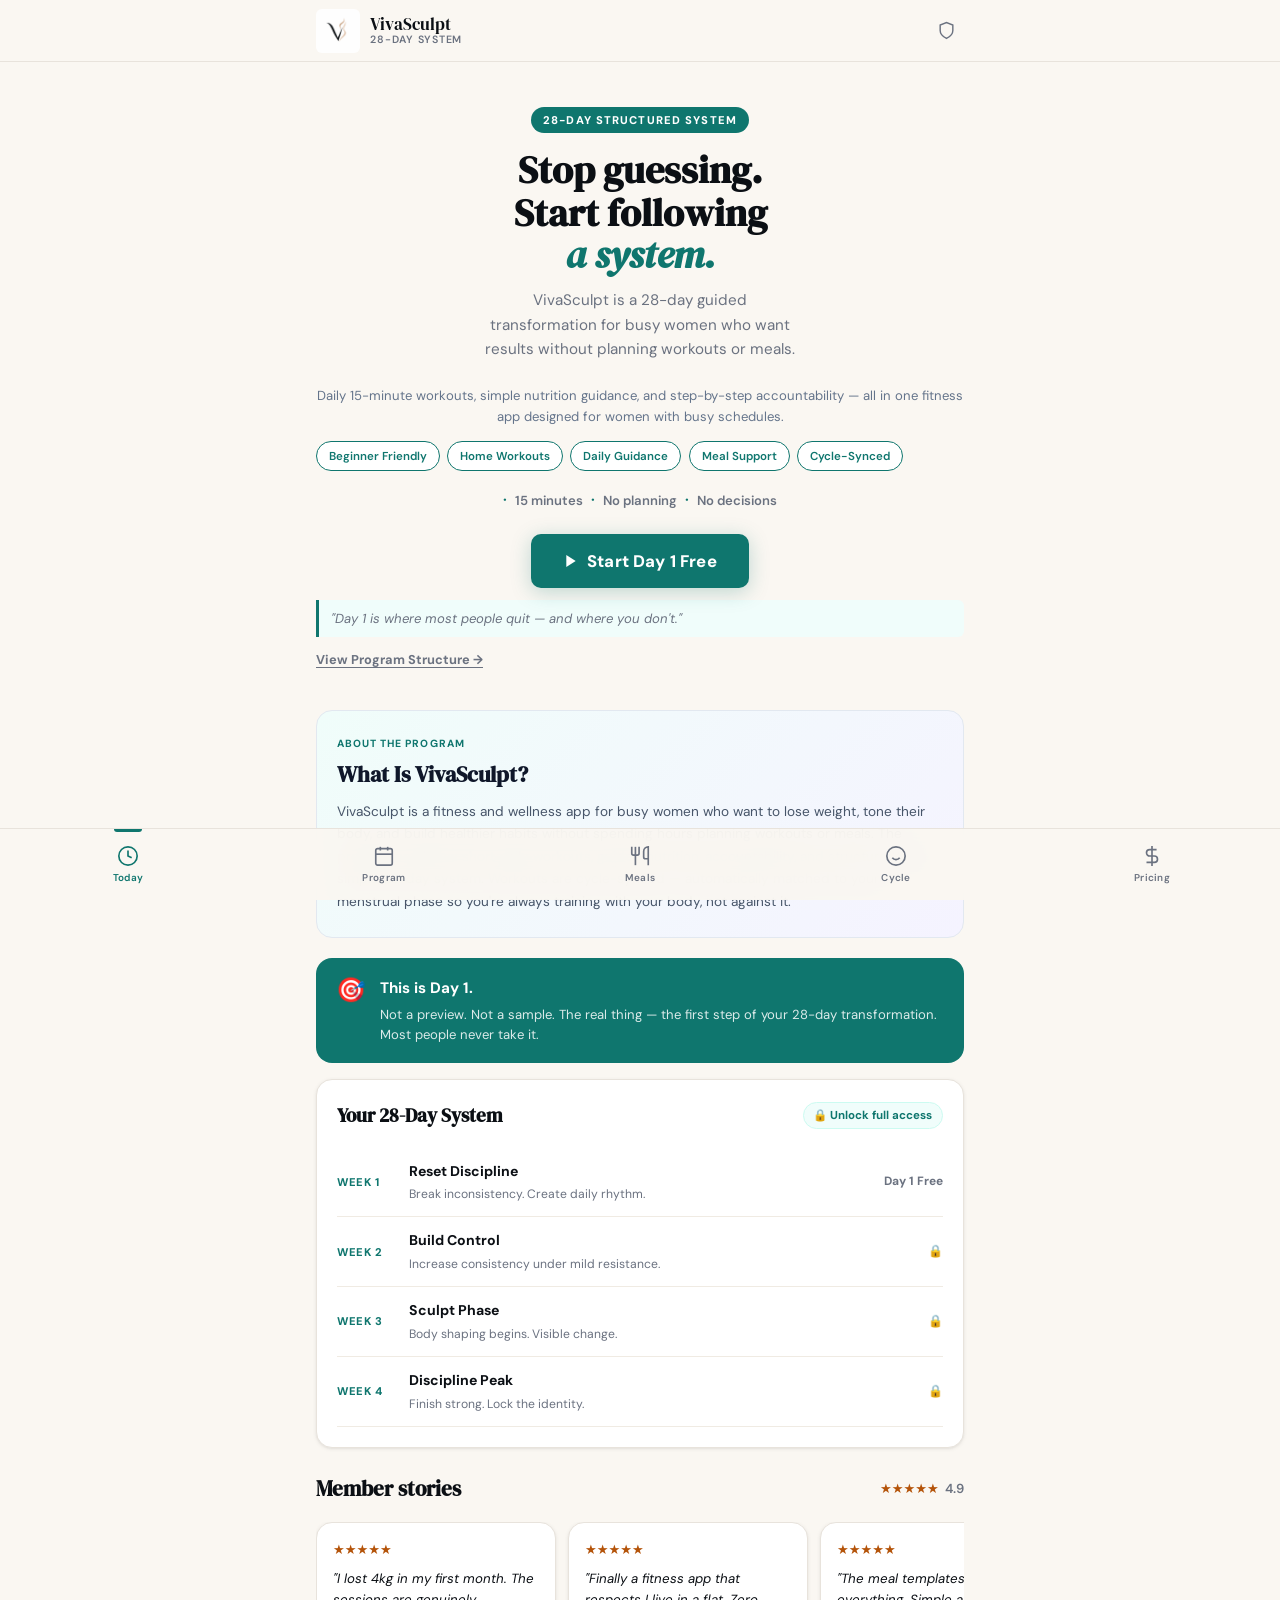
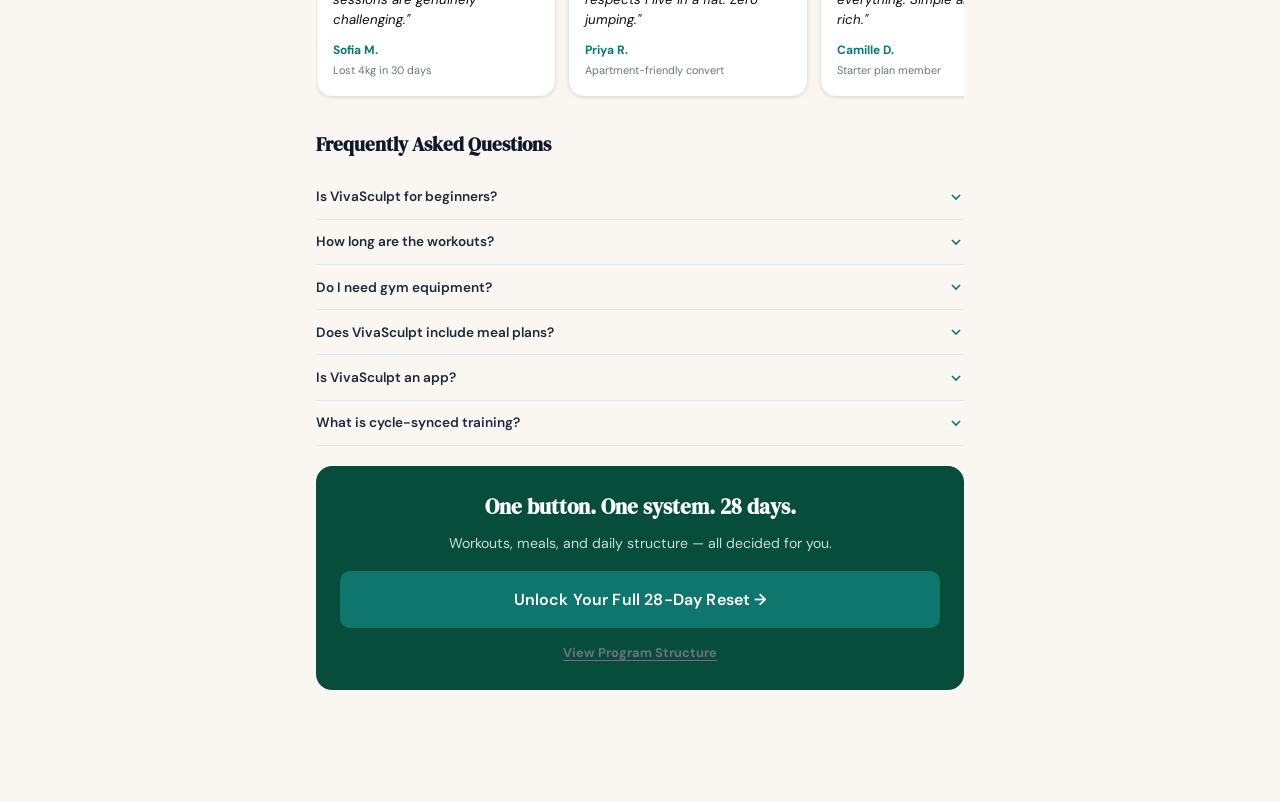
<file: index.html>
<!DOCTYPE html>
<html lang="en">
<head>
  <meta charset="UTF-8" />
  <meta name="viewport" content="width=device-width, initial-scale=1.0, viewport-fit=cover" />

  <!-- ── Primary SEO ── -->
  <title>VivaSculpt | 28-Day Fitness App for Busy Women</title>
  <meta name="description" content="VivaSculpt is a 28-day guided fitness and wellness app for busy women featuring daily 15-minute workouts, nutrition guidance, and simple routines without meal planning stress." />
  <meta name="author" content="VivaSculpt Studio" />
  <meta name="keywords" content="fitness app for busy women, 15-minute workouts, guided fitness program, home workout app for women, 28-day fitness challenge, beginner-friendly fitness program, simple fitness routine for women, cycle-synced workouts" />
  <link rel="canonical" href="https://vivasculptstudioapp.com" />

  <!-- ── PWA ── -->
  <meta name="theme-color" content="#0F766E" />
  <meta name="mobile-web-app-capable" content="yes" />
  <meta name="apple-mobile-web-app-capable" content="yes" />
  <meta name="apple-mobile-web-app-status-bar-style" content="default" />
  <meta name="apple-mobile-web-app-title" content="VivaSculpt" />
  <link rel="manifest" href="manifest.webmanifest" />
  <link rel="apple-touch-icon" href="icons/icon-192.png" />
  <link rel="icon" type="image/png" href="icons/icon-192.png" />
  <link rel="shortcut icon" href="favicon.ico" />

  <!-- ── Open Graph ── -->
  <meta property="og:type" content="website" />
  <meta property="og:url" content="https://vivasculptstudioapp.com" />
  <meta property="og:title" content="VivaSculpt | 28-Day Fitness App for Busy Women" />
  <meta property="og:description" content="VivaSculpt is a 28-day guided fitness and wellness app for busy women featuring daily 15-minute workouts, nutrition guidance, and simple routines without meal planning stress." />
  <meta property="og:image" content="https://vivasculptstudioapp.com/icons/icon-512.png" />
  <meta property="og:site_name" content="VivaSculpt Studio" />

  <!-- ── Twitter Card ── -->
  <meta name="twitter:card" content="summary_large_image" />
  <meta name="twitter:title" content="VivaSculpt | 28-Day Fitness App for Busy Women" />
  <meta name="twitter:description" content="28-day guided fitness app for busy women. Daily 15-minute workouts, nutrition guidance, cycle-synced training. Day 1 is FREE." />
  <meta name="twitter:image" content="https://vivasculptstudioapp.com/icons/icon-512.png" />

  <!-- ── Structured Data ── -->
  <script type="application/ld+json">
  [
    {
      "@context": "https://schema.org",
      "@type": "Organization",
      "name": "VivaSculpt Studio",
      "url": "https://vivasculptstudioapp.com",
      "logo": "https://vivasculptstudioapp.com/icons/icon-512.png",
      "description": "VivaSculpt Studio is a fitness and wellness company creating guided 28-day transformation programs for busy women.",
      "contactPoint": {
        "@type": "ContactPoint",
        "email": "hello@vivasculptstudioapp.com",
        "contactType": "customer support"
      },
      "sameAs": [
        "https://www.instagram.com/vivasculpt.system/"
      ]
    },
    {
      "@context": "https://schema.org",
      "@type": "SoftwareApplication",
      "name": "VivaSculpt",
      "applicationCategory": "HealthApplication",
      "operatingSystem": "Web, iOS, Android",
      "url": "https://vivasculptstudioapp.com",
      "description": "VivaSculpt is a 28-day guided fitness and wellness app for busy women. Features daily 15-minute home workouts, cycle-synced training, nutrition guidance, and a structured accountability system.",
      "offers": [
        {
          "@type": "Offer",
          "name": "Starter Plan",
          "price": "14.00",
          "priceCurrency": "USD",
          "billingIncrement": "P1M",
          "description": "Full 28-day workout and meal system"
        },
        {
          "@type": "Offer",
          "name": "Pro Plan",
          "price": "29.00",
          "priceCurrency": "USD",
          "billingIncrement": "P1M",
          "description": "Adaptive transformation system with 5 progressive cycles"
        }
      ],
      "aggregateRating": {
        "@type": "AggregateRating",
        "ratingValue": "4.9",
        "reviewCount": "247"
      }
    },
    {
      "@context": "https://schema.org",
      "@type": "FAQPage",
      "mainEntity": [
        {
          "@type": "Question",
          "name": "Is VivaSculpt for beginners?",
          "acceptedAnswer": {
            "@type": "Answer",
            "text": "Yes. VivaSculpt is designed for beginners and busy women who want a simple, guided fitness routine. No experience or equipment required."
          }
        },
        {
          "@type": "Question",
          "name": "How long are the workouts?",
          "acceptedAnswer": {
            "@type": "Answer",
            "text": "Most workouts take around 15 minutes per day. The entire system is built around fitting into a busy schedule."
          }
        },
        {
          "@type": "Question",
          "name": "Do I need gym equipment?",
          "acceptedAnswer": {
            "@type": "Answer",
            "text": "No. Most workouts can be done at home with no equipment. VivaSculpt is designed as a complete home workout app for women."
          }
        },
        {
          "@type": "Question",
          "name": "Does VivaSculpt include meal plans?",
          "acceptedAnswer": {
            "@type": "Answer",
            "text": "VivaSculpt includes guided nutrition support designed to simplify healthy eating without complicated meal prep or calorie counting."
          }
        },
        {
          "@type": "Question",
          "name": "Is VivaSculpt an app?",
          "acceptedAnswer": {
            "@type": "Answer",
            "text": "Yes. VivaSculpt is a guided mobile fitness experience — a progressive web app that works on any device, with no download required from an app store."
          }
        },
        {
          "@type": "Question",
          "name": "What is cycle-synced training?",
          "acceptedAnswer": {
            "@type": "Answer",
            "text": "Cycle-synced training matches your workouts to your menstrual cycle phases — gentle yoga during your period, strength training in the follicular phase, HIIT at ovulation, and pilates in the luteal phase. VivaSculpt includes a built-in cycle calendar that automatically recommends the right workout for where you are in your cycle."
          }
        }
      ]
    }
  ]
  </script>

  <!-- ── Fonts ── -->
  <link rel="preconnect" href="https://fonts.googleapis.com" />
  <link rel="preconnect" href="https://fonts.gstatic.com" crossorigin />
  <link href="https://fonts.googleapis.com/css2?family=DM+Sans:ital,opsz,wght@0,9..40,300;0,9..40,400;0,9..40,500;0,9..40,600;1,9..40,300&family=DM+Serif+Display:ital@0;1&display=swap" rel="stylesheet" />
  <link rel="stylesheet" href="styles.css" />

  <!-- ── Analytics ── -->
  <script async src="https://www.googletagmanager.com/gtag/js?id=G-6F484WZT92"></script>
  <script>window.dataLayer=window.dataLayer||[];function gtag(){dataLayer.push(arguments);}gtag('js',new Date());gtag('config','G-6F484WZT92');</script>

  <!-- ── SEO Section Styles ── -->
  <style>
    /* What Is VivaSculpt section */
    .seo-what-section {
      background: linear-gradient(135deg, #f0fdfa 0%, #f5f3ff 100%);
      border-radius: 16px;
      padding: 1.5rem 1.25rem;
      margin: 1.25rem 0;
      border: 1px solid #e2e8f0;
    }
    .seo-what-eyebrow {
      font-size: .65rem;
      font-weight: 700;
      text-transform: uppercase;
      letter-spacing: .1em;
      color: #0f766e;
      margin-bottom: .5rem;
    }
    .seo-what-title {
      font-family: 'DM Serif Display', serif;
      font-size: 1.4rem;
      color: #0f172a;
      margin-bottom: .75rem;
      line-height: 1.3;
    }
    .seo-what-body {
      font-size: .85rem;
      color: #475569;
      line-height: 1.65;
      margin: 0;
    }

    /* Benefit pills */
    .benefit-pills {
      display: flex;
      flex-wrap: wrap;
      gap: .45rem;
      margin: .85rem 0 1rem;
    }
    .benefit-pill {
      background: #fff;
      border: 1.5px solid #0f766e;
      color: #0f766e;
      font-size: .72rem;
      font-weight: 600;
      padding: .3rem .75rem;
      border-radius: 99px;
      white-space: nowrap;
    }

    /* Supporting subhead */
    .hero-supporting-sub {
      font-size: .82rem;
      color: #64748b;
      line-height: 1.6;
      margin: .5rem 0 .85rem;
    }

    /* SEO FAQ section */
    .seo-faq-section {
      margin: 1.25rem 0;
    }
    .seo-faq-title {
      font-family: 'DM Serif Display', serif;
      font-size: 1.2rem;
      color: #0f172a;
      margin-bottom: .85rem;
    }
    .seo-faq-item {
      border-bottom: 1px solid #e2e8f0;
    }
    .seo-faq-trigger {
      width: 100%;
      background: none;
      border: none;
      padding: .85rem 0;
      display: flex;
      justify-content: space-between;
      align-items: center;
      cursor: pointer;
      font-family: inherit;
      font-size: .85rem;
      font-weight: 600;
      color: #1e293b;
      text-align: left;
      gap: .75rem;
    }
    .seo-faq-trigger svg {
      flex-shrink: 0;
      transition: transform .2s ease;
      color: #0f766e;
    }
    .seo-faq-trigger[aria-expanded="true"] svg {
      transform: rotate(180deg);
    }
    .seo-faq-answer {
      font-size: .8rem;
      color: #475569;
      line-height: 1.6;
      padding-bottom: .85rem;
    }
  </style>
</head>
<body>

  <div id="pwa-banner" class="pwa-banner hidden">
    <div class="pwa-banner-inner">
      <img src="icons/icon-192.png" alt="" class="pwa-icon" aria-hidden="true" />
      <div class="pwa-text">
        <strong>Add to Home Screen</strong>
        <span id="pwa-ios-instructions" style="display:none">Tap <b>Share</b> ↑ then <b>"Add to Home Screen"</b></span>
        <span class="pwa-sub">Install for the best experience</span>
      </div>
      <button class="pwa-install-btn" id="pwa-install-btn">Install</button>
      <button class="pwa-dismiss" id="pwa-dismiss" aria-label="Dismiss">✕</button>
    </div>
  </div>

  <div id="trial-banner" class="trial-banner hidden" role="alert" aria-live="polite"></div>

  <header class="app-header">
    <div class="header-inner">
      <div class="logo">
        <img src="icons/icon-192.png" alt="VivaSculpt logo" style="width:44px;height:44px;object-fit:contain;display:block;border-radius:6px;flex-shrink:0;" onerror="this.style.display='none'" aria-hidden="true" />
        <div class="logo-text">
          <span class="logo-name">VivaSculpt</span>
          <span class="logo-tag">28-Day System</span>
        </div>
      </div>
      <div class="header-right">
        <div id="header-plan-badge" class="header-plan-badge hidden"></div>
        <button class="btn-icon" id="btn-security" aria-label="Security info">
          <svg width="19" height="19" viewBox="0 0 24 24" fill="none" stroke="currentColor" stroke-width="1.8" aria-hidden="true"><path d="M12 22s8-4 8-10V5l-8-3-8 3v7c0 6 8 10 8 10z"/></svg>
        </button>
      </div>
    </div>
  </header>

  <main class="app-main">

    <!-- TODAY -->
    <section id="tab-today" class="tab-section active" aria-label="Today">

      <!-- FREE VIEW -->
      <div id="free-today">
        <div class="hero-section">
          <div class="hero-eyebrow-tag">28-Day Structured System</div>
          <h1 class="hero-title">Stop guessing.<br>Start following<br><em>a system.</em></h1>
          <p class="hero-sub">VivaSculpt is a 28-day guided transformation for busy women who want results without planning workouts or meals.</p>

          <!-- Supporting subhead for SEO -->
          <p class="hero-supporting-sub">Daily 15-minute workouts, simple nutrition guidance, and step-by-step accountability — all in one fitness app designed for women with busy schedules.</p>

          <!-- Benefit pills -->
          <div class="benefit-pills" aria-label="Key features">
            <span class="benefit-pill">Beginner Friendly</span>
            <span class="benefit-pill">Home Workouts</span>
            <span class="benefit-pill">Daily Guidance</span>
            <span class="benefit-pill">Meal Support</span>
            <span class="benefit-pill">Cycle-Synced</span>
          </div>

          <!-- Commitment hook -->
          <div class="commitment-hook">
            <span class="hook-dot">·</span> 15 minutes
            <span class="hook-dot">·</span> No planning
            <span class="hook-dot">·</span> No decisions
          </div>

          <!-- PRIMARY CTA -->
          <button class="btn-hero" id="btn-free-start">
            <svg width="16" height="16" viewBox="0 0 24 24" fill="currentColor" aria-hidden="true"><polygon points="5,3 19,12 5,21"/></svg>
            Start Day 1 Free
          </button>

          <!-- Identity framing -->
          <p class="hero-identity">"Day 1 is where most people quit — and where you don't."</p>

          <!-- Secondary CTA -->
          <button class="btn-secondary-cta" onclick="switchTab('program')">View Program Structure →</button>
        </div>

        <!-- What Is VivaSculpt — SEO section -->
        <section class="seo-what-section" aria-label="About VivaSculpt">
          <div class="seo-what-eyebrow">About the program</div>
          <h2 class="seo-what-title">What Is VivaSculpt?</h2>
          <p class="seo-what-body">VivaSculpt is a fitness and wellness app for busy women who want to lose weight, tone their body, and build healthier habits without spending hours planning workouts or meals. The program combines short daily workouts, guided nutrition, accountability, and structure into a simple 28-day system. Workouts are cycle-synced — automatically matched to your menstrual phase so you're always training with your body, not against it.</p>
        </section>

        <!-- Day 1 identity block -->
        <div class="day1-identity-block">
          <div class="d1-icon">🎯</div>
          <div class="d1-text">
            <strong>This is Day 1.</strong>
            <p>Not a preview. Not a sample. The real thing — the first step of your 28-day transformation. Most people never take it.</p>
          </div>
        </div>

        <div class="system-preview card">
          <div class="system-preview-header">
            <h2>Your 28-Day System</h2>
            <span class="lock-badge">🔒 Unlock full access</span>
          </div>
          <div id="week-previews"></div>
        </div>

        <div class="reviews-section">
          <div class="reviews-header">
            <h2 class="reviews-title">Member stories</h2>
            <div class="reviews-rating">★★★★★ <span>4.9</span></div>
          </div>
          <div class="reviews-track" id="reviews-track-free"></div>
        </div>

        <!-- SEO FAQ Section -->
        <section class="seo-faq-section" aria-label="Frequently Asked Questions">
          <h2 class="seo-faq-title">Frequently Asked Questions</h2>

          <div class="seo-faq-item">
            <button class="seo-faq-trigger" aria-expanded="false" type="button">
              Is VivaSculpt for beginners?
              <svg width="16" height="16" viewBox="0 0 24 24" fill="none" stroke="currentColor" stroke-width="2.5" aria-hidden="true"><polyline points="6,9 12,15 18,9"/></svg>
            </button>
            <div class="seo-faq-answer" hidden>Yes. VivaSculpt is designed for beginners and busy women who want a simple, guided fitness routine. No experience or equipment required.</div>
          </div>

          <div class="seo-faq-item">
            <button class="seo-faq-trigger" aria-expanded="false" type="button">
              How long are the workouts?
              <svg width="16" height="16" viewBox="0 0 24 24" fill="none" stroke="currentColor" stroke-width="2.5" aria-hidden="true"><polyline points="6,9 12,15 18,9"/></svg>
            </button>
            <div class="seo-faq-answer" hidden>Most workouts take around 15 minutes per day. The entire system is built around fitting into a busy schedule — no hour-long gym sessions required.</div>
          </div>

          <div class="seo-faq-item">
            <button class="seo-faq-trigger" aria-expanded="false" type="button">
              Do I need gym equipment?
              <svg width="16" height="16" viewBox="0 0 24 24" fill="none" stroke="currentColor" stroke-width="2.5" aria-hidden="true"><polyline points="6,9 12,15 18,9"/></svg>
            </button>
            <div class="seo-faq-answer" hidden>No. Most workouts can be done at home with no equipment. VivaSculpt is a complete home workout app for women — just a small clear floor space is enough.</div>
          </div>

          <div class="seo-faq-item">
            <button class="seo-faq-trigger" aria-expanded="false" type="button">
              Does VivaSculpt include meal plans?
              <svg width="16" height="16" viewBox="0 0 24 24" fill="none" stroke="currentColor" stroke-width="2.5" aria-hidden="true"><polyline points="6,9 12,15 18,9"/></svg>
            </button>
            <div class="seo-faq-answer" hidden>VivaSculpt includes guided nutrition support designed to simplify healthy eating without complicated meal prep or calorie counting. Starter includes basic meal templates; Pro includes full 28-day rotating meal plans with macros.</div>
          </div>

          <div class="seo-faq-item">
            <button class="seo-faq-trigger" aria-expanded="false" type="button">
              Is VivaSculpt an app?
              <svg width="16" height="16" viewBox="0 0 24 24" fill="none" stroke="currentColor" stroke-width="2.5" aria-hidden="true"><polyline points="6,9 12,15 18,9"/></svg>
            </button>
            <div class="seo-faq-answer" hidden>Yes. VivaSculpt is a guided mobile fitness experience — a progressive web app (PWA) that works on any device and can be added to your home screen. No app store download required.</div>
          </div>

          <div class="seo-faq-item">
            <button class="seo-faq-trigger" aria-expanded="false" type="button">
              What is cycle-synced training?
              <svg width="16" height="16" viewBox="0 0 24 24" fill="none" stroke="currentColor" stroke-width="2.5" aria-hidden="true"><polyline points="6,9 12,15 18,9"/></svg>
            </button>
            <div class="seo-faq-answer" hidden>Cycle-synced training matches your workouts to your menstrual cycle phases. Gentle yoga during your period, strength training in the follicular phase, HIIT at ovulation, and pilates in the luteal phase. VivaSculpt includes a built-in cycle calendar that automatically recommends the right workout for your body.</div>
          </div>
        </section>

        <div class="cta-block">
          <h3>One button. One system. 28 days.</h3>
          <p>Workouts, meals, and daily structure — all decided for you.</p>
          <button class="btn-primary" onclick="switchTab('pricing')" style="width:100%;margin-top:1rem;padding:1rem;font-size:1rem;">
            Unlock Your Full 28-Day Reset →
          </button>
          <button class="btn-secondary-cta" onclick="switchTab('program')" style="margin-top:.6rem;width:100%">View Program Structure</button>
        </div>
      </div>

      <!-- PAID VIEW -->
      <div id="paid-today" class="hidden">
        <div id="identity-bar" class="identity-bar"></div>
        <div id="re-entry-banner" class="re-entry-banner hidden">
          <span style="font-size:1.4rem">💪</span>
          <div style="flex:1">
            <strong>Welcome back.</strong>
            <p id="re-entry-msg" style="font-size:.8rem;color:var(--text-muted);margin-top:.1rem">Pick up where you left off.</p>
          </div>
          <button onclick="document.getElementById('re-entry-banner').classList.add('hidden')" style="background:none;border:none;color:var(--emerald);font-weight:700;cursor:pointer;font-family:inherit;font-size:.85rem;white-space:nowrap">Resume →</button>
        </div>
        <div class="progress-header">
          <div class="progress-meta">
            <span id="progress-day-label" class="progress-day">Day 1 of 28</span>
            <span id="progress-pct" class="progress-pct">0%</span>
          </div>
          <div class="progress-bar-wrap"><div class="progress-bar-fill" id="progress-bar-fill" style="width:0%"></div></div>
          <div class="week-label" id="week-label">Week 1 — Reset Discipline</div>
        </div>
        <div class="streak-bar" id="streak-bar">
          <span class="streak-fire">🔥</span>
          <span id="streak-count">0</span>
          <span class="streak-text">days disciplined</span>
          <span id="missed-warning" class="missed-warning hidden">⚠️ Don't break your streak today</span>
        </div>
        <div class="mission-card" id="mission-card">
          <div class="mission-header">
            <div class="mission-day-num" id="mission-day-num">Day 1</div>
            <div class="mission-week-tag" id="mission-week-tag">Week 1 · Reset</div>
          </div>
          <div class="mission-title" id="mission-title">Full Body Reset</div>
          <div class="mission-meta">
            <span id="mission-duration">20 min</span>
            <span class="mission-dot">·</span>
            <span id="mission-tag">Full Body</span>
            <span class="mission-dot">·</span>
            <span id="mission-rounds">3 rounds</span>
          </div>
          <div class="mission-moves" id="mission-moves"></div>
          <div class="mission-meal" id="mission-meal"></div>
          <div class="mission-actions">
            <button class="btn-mission-start" id="btn-mission-start">
              <svg width="18" height="18" viewBox="0 0 24 24" fill="currentColor" aria-hidden="true"><polygon points="5,3 19,12 5,21"/></svg>
              Start Today's Session
            </button>
            <button class="btn-done-day" id="btn-done-day">✓ Mark as Done</button>
          </div>
        </div>
        <div class="recovery-card hidden" id="recovery-card">
          <div class="recovery-icon">🧘</div>
          <div class="recovery-title" id="recovery-title">Active Recovery</div>
          <div class="recovery-desc" id="recovery-desc"></div>
          <div class="mission-meal" id="recovery-meal"></div>
          <button class="btn-done-day" id="btn-done-recovery" style="margin-top:1rem;width:100%">✓ Recovery Complete</button>
        </div>
        <div class="completed-card hidden" id="completed-card">
          <div style="font-size:3rem;margin-bottom:.5rem">✅</div>
          <div class="completed-title">Done for today.</div>
          <div class="completed-sub" id="completed-sub">Come back tomorrow.</div>
          <div class="streak-reward" id="streak-reward"></div>
        </div>
        <div class="locked-preview" id="locked-preview"></div>
      </div>
    </section>

    <!-- PROGRAM -->
    <section id="tab-program" class="tab-section" aria-label="28-Day Program" hidden>
      <div class="section-hero">
        <div class="hero-eyebrow">The full system</div>
        <h1 class="section-title">28-Day<br><em>Program</em></h1>
        <p class="section-sub">One day. One mission. One path.</p>
      </div>
      <div id="program-view"></div>
    </section>

    <!-- MEALS -->
    <section id="tab-meals" class="tab-section" aria-label="Meals" hidden>
      <div class="section-hero">
        <div class="hero-eyebrow">Today's fuel</div>
        <h1 class="section-title">Meals</h1>
        <p class="section-sub">Protein-forward. Decided for you.</p>
      </div>
      <div class="safety-note" role="note"><strong>⚕️ Not medical advice.</strong> General wellness templates. Consult a healthcare professional for personalised nutrition guidance.</div>
      <div id="today-meal-highlight" class="card" style="margin-bottom:1rem;display:none"></div>
      <div class="plan-tabs" role="tablist">
        <button class="plan-tab active" data-plan="starter" role="tab">Starter Meals</button>
        <button class="plan-tab" data-plan="pro" role="tab">Pro Meals <span class="pro-only-tag">Pro</span></button>
      </div>
      <div id="meals-starter" class="meals-panel">
        <div class="meals-grid" id="meals-grid-starter"></div>
        <button class="btn-primary" id="btn-grocery-starter" style="width:100%;margin-top:.75rem">Generate Grocery List</button>
        <div class="card" id="grocery-list-starter" hidden></div>
      </div>
      <div id="meals-pro" class="meals-panel hidden">
        <div class="pro-gate" id="pro-meal-gate">
          <div class="pro-gate-icon">🌿</div>
          <h3>Pro 7-Day Meal Plans</h3>
          <p>28-day rotating menus with full macros and prep guides.</p>
          <button class="btn-primary" id="btn-upgrade-meals" style="margin-top:1rem">Upgrade to Pro — $29/mo</button>
        </div>
        <div id="meals-pro-content" class="hidden">
          <div class="meals-grid" id="meals-grid-pro"></div>
          <button class="btn-primary" id="btn-grocery-pro" style="width:100%;margin-top:.75rem">Generate Weekly Grocery List</button>
          <div class="card" id="grocery-list-pro" hidden></div>
        </div>
      </div>
      <div class="card fasting-card">
        <h3>🌙 Optional Gentle Fasting</h3>
        <p class="fasting-intro">Completely optional. Never force it.</p>
        <div class="fasting-table">
          <div class="fasting-row"><span class="fasting-week">Week 1</span><span class="fasting-window">12:12</span><span class="fasting-desc">Gentle entry</span></div>
          <div class="fasting-row"><span class="fasting-week">Week 2</span><span class="fasting-window">14:10</span><span class="fasting-desc">Extended window</span></div>
          <div class="fasting-row"><span class="fasting-week">Week 3+</span><span class="fasting-window">16:8</span><span class="fasting-desc">Only if earlier weeks felt easy</span></div>
        </div>
      </div>
    </section>

    <!-- CYCLE -->
    <section id="tab-cycle" class="tab-section" aria-label="Cycle" hidden>
      <div class="section-hero">
        <div class="hero-eyebrow">Know your body</div>
        <h1 class="section-title">Cycle<br><em>Calendar</em></h1>
        <p class="section-sub">Track your period. Predict your phases.</p>
      </div>
      <div id="current-phase-banner" class="current-phase-banner cpb-unknown">
        <div class="cpb-icon">📅</div>
        <div class="cpb-body"><div class="cpb-phase-name">No cycle data yet</div><div class="cpb-phase-desc">Tap days below to mark your period start.</div></div>
      </div>
      <div class="cycle-stats">
        <div class="cycle-stat"><div class="cycle-stat-num" id="stat-cycles">–</div><div class="cycle-stat-lbl">Cycles tracked</div></div>
        <div class="cycle-stat"><div class="cycle-stat-num" id="stat-cycle-len">–</div><div class="cycle-stat-lbl">Avg length</div></div>
        <div class="cycle-stat"><div class="cycle-stat-num" id="stat-marked">0</div><div class="cycle-stat-lbl">Days marked</div></div>
      </div>
      <div class="card" style="padding:1.25rem">
        <p class="cal-instructions">Tap any day to mark it as a period day 🩸 — tap again to unmark</p>
        <div class="cal-nav">
          <button class="cal-nav-btn" id="cal-prev" aria-label="Previous month"><svg width="16" height="16" viewBox="0 0 24 24" fill="none" stroke="currentColor" stroke-width="2.5" aria-hidden="true"><polyline points="15,18 9,12 15,6"/></svg></button>
          <div class="cal-month-label" id="cal-month-label">Month</div>
          <button class="cal-nav-btn" id="cal-next" aria-label="Next month"><svg width="16" height="16" viewBox="0 0 24 24" fill="none" stroke="currentColor" stroke-width="2.5" aria-hidden="true"><polyline points="9,18 15,12 9,6"/></svg></button>
        </div>
        <div class="cal-dow"><div class="cal-dow-item">Mo</div><div class="cal-dow-item">Tu</div><div class="cal-dow-item">We</div><div class="cal-dow-item">Th</div><div class="cal-dow-item">Fr</div><div class="cal-dow-item">Sa</div><div class="cal-dow-item">Su</div></div>
        <div class="cal-grid" id="cal-grid" role="grid"></div>
        <div class="phase-legend">
          <div class="legend-item"><div class="legend-dot marked"></div> Period (marked)</div>
          <div class="legend-item"><div class="legend-dot menstrual"></div> Menstrual</div>
          <div class="legend-item"><div class="legend-dot follicular"></div> Follicular</div>
          <div class="legend-item"><div class="legend-dot ovulation"></div> Ovulation</div>
          <div class="legend-item"><div class="legend-dot luteal"></div> Luteal</div>
        </div>
        <button id="cal-reset" style="margin-top:.85rem;width:100%;padding:.55rem;font-size:.75rem;color:var(--text-muted);background:none;border:1px solid var(--border);border-radius:var(--radius-xs);cursor:pointer;font-family:inherit;">🗑 Clear all cycle data</button>
      </div>
      <div class="next-period-card" id="next-period-card" style="display:none">
        <div class="npc-icon">🩸</div>
        <div><div class="npc-label">Next period predicted</div><div class="npc-date" id="npc-date">–</div><div class="npc-days" id="npc-days">–</div></div>
      </div>
      <div class="safety-note" style="margin-top:1rem"><strong>Not medical advice.</strong> For personal energy planning only.</div>
    </section>

    <!-- PRICING -->
    <section id="tab-pricing" class="tab-section" aria-label="Pricing" hidden>
      <div class="section-hero">
        <div class="hero-eyebrow">Simple, honest pricing</div>
        <h1 class="section-title">Choose<br><em>Your Plan</em></h1>
        <p class="section-sub">Cancel anytime. No hidden fees.</p>
      </div>
      <div id="active-plan-card" class="card active-plan-card hidden"></div>
      <div class="tier-intro">
        <div class="tier-pill free">Free → Awareness + identity shift</div>
        <div class="tier-pill starter">Starter → Structure (discipline system)</div>
        <div class="tier-pill pro">Pro → Intelligence (adaptive system)</div>
      </div>
      <div class="pricing-grid">
        <div class="plan-card" id="plan-starter">
          <div class="plan-badge trial-badge">Day 1 Free</div>
          <div class="plan-name">Starter</div>
          <div class="plan-price">$14<span>/mo</span></div>
          <div class="plan-subtitle">28-Day Structured System</div>
          <ul class="plan-features">
            <li><span class="fc">✓</span> Full 28-day cycle</li>
            <li><span class="fc">✓</span> Daily workout + meals</li>
            <li><span class="fc">✓</span> Streak system</li>
            <li><span class="fc">✓</span> Basic progress tracking</li>
            <li><span class="fc">✓</span> Cycle 1 — Foundation Reset</li>
          </ul>
          <p class="plan-positioning">"Follow the system. No thinking required."</p>
          <div class="subscribe-btns">
            <a href="https://www.paypal.com/webapps/billing/plans/subscribe?plan_id=P-1DD23981LB678535ENHKLPHI" class="btn-primary btn-subscribe" onclick="if(typeof gtag!=='undefined')gtag('event','subscribe_click',{plan:'starter'})">Subscribe — $14/mo</a>
            <p class="pay-note">Powered by PayPal · Cancel anytime</p>
          </div>
        </div>
        <div class="plan-card plan-card--pro plan-card--featured" id="plan-pro">
          <div class="plan-badge pro-badge">⭐ Best value</div>
          <div class="plan-name">Pro</div>
          <div class="plan-price">$29<span>/mo</span></div>
          <div class="pro-highlight">Adaptive Transformation System</div>
          <ul class="plan-features">
            <li><span class="fc pro-fc">✓</span> Everything in Starter</li>
            <li><span class="fc pro-fc">✓</span> Cycles 2–5 unlocked</li>
            <li><span class="fc pro-fc">✓</span> Adaptive difficulty</li>
            <li><span class="fc pro-fc">✓</span> AI-style progression</li>
            <li><span class="fc pro-fc">✓</span> Discipline score system</li>
            <li><span class="fc pro-fc">✓</span> Dynamic cycle upgrades</li>
          </ul>
          <p class="plan-positioning">"Your body adapts. So does your system."</p>
          <div class="subscribe-btns">
            <a href="https://www.paypal.com/webapps/billing/plans/subscribe?plan_id=P-4UP82455HM149604SNHKLU3Y" class="btn-primary btn-subscribe" onclick="if(typeof gtag!=='undefined')gtag('event','subscribe_click',{plan:'pro'})">Subscribe — $29/mo</a>
            <p class="pay-note">Powered by PayPal · Cancel anytime</p>
          </div>
        </div>
      </div>
      <div class="pricing-legal">Subscriptions renew automatically. Cancel before renewal to avoid charges. Starter renews at $14/mo. Pro at $29/mo immediately. Payments via PayPal.</div>
      <div class="faq-section"><h3 class="faq-title">Common questions</h3><div id="faq-list"></div></div>
      <div class="footer-links">
        <button class="link-btn" data-modal="terms">Terms</button><span>·</span>
        <button class="link-btn" data-modal="privacy">Privacy</button><span>·</span>
        <button class="link-btn" data-modal="regional">Regional</button><span>·</span>
        <a href="manage-subscription.html" class="link-btn">Manage Subscription</a><span>·</span>
        <button class="link-btn" onclick="window.location.href='mailto:hello@vivasculptstudioapp.com'">Contact</button>
      </div>
      <div class="copyright-bar">© <span id="copy-year"></span> VivaSculpt Studio. All rights reserved.<br><span>vivasculptstudioapp.com</span></div>
    </section>

  </main>

  <!-- TAB BAR -->
  <nav class="tab-bar" aria-label="Main navigation">
    <button class="tab-btn active" data-tab="today" aria-current="page">
      <svg width="22" height="22" viewBox="0 0 24 24" fill="none" stroke="currentColor" stroke-width="1.8" aria-hidden="true"><circle cx="12" cy="12" r="10"/><polyline points="12,6 12,12 16,14"/></svg>
      <span>Today</span>
    </button>
    <button class="tab-btn" data-tab="program">
      <svg width="22" height="22" viewBox="0 0 24 24" fill="none" stroke="currentColor" stroke-width="1.8" aria-hidden="true"><rect x="3" y="4" width="18" height="18" rx="2"/><line x1="16" y1="2" x2="16" y2="6"/><line x1="8" y1="2" x2="8" y2="6"/><line x1="3" y1="10" x2="21" y2="10"/></svg>
      <span>Program</span>
    </button>
    <button class="tab-btn" data-tab="meals">
      <svg width="22" height="22" viewBox="0 0 24 24" fill="none" stroke="currentColor" stroke-width="1.8" aria-hidden="true"><path d="M3 2v7c0 1.1.9 2 2 2h4a2 2 0 002-2V2"/><path d="M7 2v20"/><path d="M21 15V2a5 5 0 00-5 5v6c0 1.1.9 2 2 2h3zm0 0v7"/></svg>
      <span>Meals</span>
    </button>
    <button class="tab-btn" data-tab="cycle">
      <svg width="22" height="22" viewBox="0 0 24 24" fill="none" stroke="currentColor" stroke-width="1.8" aria-hidden="true"><circle cx="12" cy="12" r="10"/><path d="M8 14s1.5 2 4 2 4-2 4-2"/><line x1="9" y1="9" x2="9.01" y2="9"/><line x1="15" y1="9" x2="15.01" y2="9"/></svg>
      <span>Cycle</span>
    </button>
    <button class="tab-btn" data-tab="pricing">
      <svg width="22" height="22" viewBox="0 0 24 24" fill="none" stroke="currentColor" stroke-width="1.8" aria-hidden="true"><line x1="12" y1="1" x2="12" y2="23"/><path d="M17 5H9.5a3.5 3.5 0 000 7h5a3.5 3.5 0 010 7H6"/></svg>
      <span>Pricing</span>
    </button>
  </nav>

  <!-- PRE-WORKOUT COMMITMENT MODAL -->
  <div id="modal-commitment" class="modal-overlay modal-center" role="dialog" aria-modal="true" hidden>
    <div class="modal-box commitment-box" style="text-align:center">
      <div class="modal-emerald-bar" style="margin:0 auto 1rem"></div>
      <div style="font-size:2.5rem;margin-bottom:.5rem">🎯</div>
      <h2 style="margin-bottom:.5rem">You're about to start.</h2>
      <p style="color:var(--text-muted);margin-bottom:1.25rem">Day 1 is where most people quit. You're not most people.</p>
      <div class="commitment-facts">
        <div class="cf-item"><span class="cf-icon">⏱</span><span>15 minutes</span></div>
        <div class="cf-item"><span class="cf-icon">🧠</span><span>No planning needed</span></div>
        <div class="cf-item"><span class="cf-icon">🏠</span><span>No equipment</span></div>
        <div class="cf-item"><span class="cf-icon">✅</span><span>One decision only</span></div>
      </div>
      <button class="btn-primary" id="btn-commit-start" style="width:100%;padding:1rem;font-size:1rem;margin-top:1.25rem">
        I'm ready. Start Day 1.
      </button>
      <button class="btn-outline" data-close="modal-commitment" style="width:100%;margin-top:.6rem">Not now</button>
    </div>
  </div>

  <!-- WORKOUT PLAYER -->
  <div id="modal-workout" class="modal-overlay" role="dialog" aria-modal="true" aria-label="Workout" hidden>
    <div class="workout-player">
      <div class="player-header">
        <div id="player-round" class="player-round">Round 1 / 3</div>
        <div class="player-controls-top">
          <button class="btn-icon" id="btn-audio" aria-label="Toggle audio" aria-pressed="true">
            <svg id="icon-audio-on" width="20" height="20" viewBox="0 0 24 24" fill="none" stroke="currentColor" stroke-width="2" aria-hidden="true"><polygon points="11,5 6,9 2,9 2,15 6,15 11,19 11,5"/><path d="M19.07 4.93a10 10 0 010 14.14M15.54 8.46a5 5 0 010 7.07"/></svg>
            <svg id="icon-audio-off" width="20" height="20" viewBox="0 0 24 24" fill="none" stroke="currentColor" stroke-width="2" aria-hidden="true" style="display:none"><polygon points="11,5 6,9 2,9 2,15 6,15 11,19 11,5"/><line x1="23" y1="9" x2="17" y2="15"/><line x1="17" y1="9" x2="23" y2="15"/></svg>
          </button>
          <button class="btn-icon" id="btn-end-workout" aria-label="End workout">
            <svg width="20" height="20" viewBox="0 0 24 24" fill="none" stroke="currentColor" stroke-width="2" aria-hidden="true"><line x1="18" y1="6" x2="6" y2="18"/><line x1="6" y1="6" x2="18" y2="18"/></svg>
          </button>
        </div>
      </div>
      <div class="player-phase" id="player-phase">WORK</div>
      <div class="player-timer-wrap">
        <svg class="timer-ring" viewBox="0 0 120 120" aria-hidden="true">
          <circle class="ring-bg" cx="60" cy="60" r="54"/>
          <circle class="ring-fg" id="ring-fg" cx="60" cy="60" r="54"/>
        </svg>
        <div id="player-time" class="player-time">40</div>
      </div>
      <div id="player-move" class="player-move">Loading...</div>
      <div id="player-mod" class="player-mod"></div>
      <div class="player-next"><span class="next-label">Next:</span><span id="player-next-move" class="next-move">–</span></div>
      <div class="player-actions">
        <button class="btn-outline" id="btn-next-move">Skip →</button>
        <button class="btn-primary" id="btn-pause">Pause</button>
      </div>
    </div>
  </div>

  <!-- WORKOUT COMPLETE -->
  <div id="modal-complete" class="modal-overlay" role="dialog" aria-modal="true" hidden>
    <div class="modal-box" style="text-align:center">
      <div class="modal-emerald-bar"></div>
      <div style="font-size:3rem;margin:1rem 0">💪</div>
      <h2>Session Complete!</h2>
      <p>Rest 5 minutes. Drink water. You showed up today.</p>
      <button class="btn-primary" id="btn-complete-done" style="width:100%;margin-top:1.5rem">✓ Mark Day as Done</button>
    </div>
  </div>

  <!-- DAY DONE CELEBRATION -->
  <div id="modal-day-done" class="modal-overlay modal-center" role="dialog" aria-modal="true" hidden>
    <div class="modal-box" style="text-align:center">
      <div class="modal-emerald-bar" style="margin:0 auto 1rem"></div>
      <div style="font-size:3rem;margin:.5rem 0">✅</div>
      <h2 id="day-done-title">Done for today.</h2>
      <p id="day-done-message" style="margin:.5rem 0 1rem;color:var(--text-muted)"></p>
      <div id="day-done-streak" style="font-size:1.2rem;font-weight:800;color:var(--emerald);margin-bottom:1.5rem"></div>
      <button class="btn-primary" data-close="modal-day-done" style="width:100%">Continue →</button>
    </div>
  </div>

  <!-- PAYWALL -->
  <div id="modal-paywall" class="modal-overlay modal-center" role="dialog" aria-modal="true" hidden>
    <div class="modal-box" style="text-align:center">
      <div class="modal-emerald-bar" style="margin:0 auto 1rem"></div>
      <div style="font-size:2rem;margin-bottom:.5rem">🔒</div>
      <h2>Continue your transformation</h2>
      <p style="margin:.5rem 0 1.5rem;color:var(--text-muted)">Unlock the full 28-day system — workouts, meals, and structure decided for you.</p>
      <button class="btn-primary" onclick="closeModal('modal-paywall');switchTab('pricing')" style="width:100%;margin-bottom:.75rem">Unlock Full 28-Day System →</button>
      <button class="btn-outline" data-close="modal-paywall" style="width:100%">Maybe later</button>
    </div>
  </div>

  <!-- SECURITY -->
  <div id="modal-security" class="modal-overlay" role="dialog" aria-modal="true" hidden>
    <div class="modal-box modal-scroll">
      <button class="modal-close" aria-label="Close" data-close="modal-security"><svg width="20" height="20" viewBox="0 0 24 24" fill="none" stroke="currentColor" stroke-width="2" aria-hidden="true"><line x1="18" y1="6" x2="6" y2="18"/><line x1="6" y1="6" x2="18" y2="18"/></svg></button>
      <div class="modal-emerald-bar"></div>
      <h2>Security &amp; Data</h2>
      <ul class="policy-list">
        <li><strong>No passwords stored.</strong> We never ask for or store passwords.</li>
        <li><strong>No card data.</strong> Payments handled exclusively by PayPal.</li>
        <li><strong>Minimal storage.</strong> Only progress and cycle data stored locally in your browser.</li>
        <li><strong>No ad trackers.</strong> Google Analytics only — no Facebook Pixel or ad networks.</li>
        <li><strong>HTTPS enforced.</strong> All traffic encrypted via TLS.</li>
      </ul>
    </div>
  </div>

  <!-- TERMS -->
  <div id="modal-terms" class="modal-overlay" role="dialog" aria-modal="true" hidden>
    <div class="modal-box modal-scroll">
      <button class="modal-close" aria-label="Close" data-close="modal-terms"><svg width="20" height="20" viewBox="0 0 24 24" fill="none" stroke="currentColor" stroke-width="2" aria-hidden="true"><line x1="18" y1="6" x2="6" y2="18"/><line x1="6" y1="6" x2="18" y2="18"/></svg></button>
      <div class="modal-emerald-bar"></div>
      <h2>Terms of Service</h2>
      <div class="policy-disclaimer">Review with qualified legal counsel before publishing commercially.</div>
      <div class="policy-body">
        <p><strong>Effective:</strong> 1 January 2025 · <strong>Contact:</strong> hello@vivasculptstudioapp.com</p>
        <h3>1. Acceptance</h3><p>By using VivaSculpt Studio you agree to these Terms.</p>
        <h3>2. Eligibility</h3><p>You must be 18+ or have verifiable parental consent.</p>
        <h3>3. Health &amp; Fitness Disclaimer</h3><p>All content is for general wellness only — <strong>not medical advice</strong>. Consult a healthcare professional before starting any new exercise or diet programme. You participate at your own risk.</p>
        <h3>4. Subscriptions &amp; Billing</h3><p>Starter: $14/month. Day 1 is free to try. Pro: $29/month, no trial. All payments via PayPal. Cancel anytime before renewal. No refunds for partial periods unless required by applicable law.</p>
        <h3>5. Intellectual Property</h3>
        <p>All content on VivaSculpt Studio — including but not limited to the 28-day programme structure, workout sequences, meal templates, cycle system, brand name, logo, copy, design, and underlying software — is the exclusive intellectual property of VivaSculpt Studio and is protected by applicable copyright, trademark, and intellectual property laws.</p>
        <p>You are granted a limited, non-exclusive, non-transferable, revocable personal licence to use the Service for your own personal, non-commercial purposes only. You may not:</p>
        <ul class="policy-list">
          <li>Copy, reproduce, or distribute any content without prior written permission</li>
          <li>Resell, sublicense, or commercialise any part of the Service</li>
          <li>Screenshot, record, or share programme content for commercial purposes</li>
          <li>Create derivative works based on our content or system structure</li>
          <li>Reverse-engineer or attempt to replicate the VivaSculpt system</li>
          <li>Use our content to train AI models or automated systems</li>
        </ul>
        <p>Violations may result in immediate account termination and legal action.</p>
        <h3>6. DMCA &amp; Copyright Infringement</h3><p>Contact hello@vivasculptstudioapp.com with: (a) identification of the copyrighted work; (b) identification of the infringing material; (c) your contact information; (d) a statement of good faith belief; (e) a statement of accuracy under penalty of perjury.</p>
        <h3>7. Acceptable Use</h3><p>Do not reproduce, resell, or circumvent access controls.</p>
        <h3>8. Limitation of Liability</h3><p>To the fullest extent permitted by law, VivaSculpt Studio shall not be liable for indirect or consequential damages. Total liability capped at 3 months of payments.</p>
        <h3>9. Governing Law &amp; Disputes</h3><p>Any dispute shall first be attempted to be resolved by good-faith negotiation via hello@vivasculptstudioapp.com before any formal proceedings.</p>
        <h3>10. Contact</h3><p>hello@vivasculptstudioapp.com</p>
      </div>
    </div>
  </div>

  <!-- PRIVACY -->
  <div id="modal-privacy" class="modal-overlay" role="dialog" aria-modal="true" hidden>
    <div class="modal-box modal-scroll">
      <button class="modal-close" aria-label="Close" data-close="modal-privacy"><svg width="20" height="20" viewBox="0 0 24 24" fill="none" stroke="currentColor" stroke-width="2" aria-hidden="true"><line x1="18" y1="6" x2="6" y2="18"/><line x1="6" y1="6" x2="18" y2="18"/></svg></button>
      <div class="modal-emerald-bar"></div>
      <h2>Privacy Policy</h2>
      <div class="policy-disclaimer">Review with qualified legal counsel before publishing commercially.</div>
      <div class="policy-body">
        <p><strong>Effective:</strong> 1 January 2025 · <strong>Contact:</strong> hello@vivasculptstudioapp.com</p>
        <h3>Data We Collect</h3><p>Via PayPal: name, email, subscription status. Locally: progress, streak, cycle data in your browser only. Google Analytics: anonymised usage data (no personal identifiers).</p>
        <h3>How We Use It</h3><p>To deliver the Service and improve the product. We do not sell your data.</p>
        <h3>Your Rights</h3><p>Access, correct, or delete your data: hello@vivasculptstudioapp.com. Response within 30 days.</p>
      </div>
    </div>
  </div>

  <!-- REGIONAL -->
  <div id="modal-regional" class="modal-overlay" role="dialog" aria-modal="true" hidden>
    <div class="modal-box modal-scroll">
      <button class="modal-close" aria-label="Close" data-close="modal-regional"><svg width="20" height="20" viewBox="0 0 24 24" fill="none" stroke="currentColor" stroke-width="2" aria-hidden="true"><line x1="18" y1="6" x2="6" y2="18"/><line x1="6" y1="6" x2="18" y2="18"/></svg></button>
      <div class="modal-emerald-bar"></div>
      <h2>Regional Terms</h2>
      <div class="policy-disclaimer">Review with qualified legal counsel for your jurisdiction.</div>
      <div class="policy-body">
        <h3>🇪🇺 EU / EEA — GDPR</h3><p>Lawful basis: contract performance (Art. 6(1)(b)) and legitimate interests (Art. 6(1)(f)). Rights: Access · Rectification · Erasure · Portability · Objection. Complaints: edpb.europa.eu.</p>
        <h3>🇬🇧 UK — UK GDPR</h3><p>Rights mirror EU GDPR. Complaints: ICO at ico.org.uk.</p>
        <h3>🇺🇸 US — California CCPA/CPRA</h3><p>Rights: Know · Delete · Opt-out of sale (we do not sell data) · Correct · Non-discrimination. Requests responded within 45 days.</p>
        <h3>🌍 Auto-Renewal</h3><p>Cancel before next billing date via PayPal. Billing disputes: hello@vivasculptstudioapp.com within 30 days.</p>
      </div>
    </div>
  </div>

  <!-- CYCLE TRANSITION MODAL -->
  <div id="modal-cycle-transition" class="modal-overlay modal-center" role="dialog" aria-modal="true" hidden>
    <div class="modal-box cycle-transition-box" style="text-align:center">
      <div class="modal-emerald-bar" style="margin:0 auto 1rem"></div>
      <div class="ct-badge">CYCLE COMPLETE</div>
      <div style="font-size:3rem;margin:.75rem 0" id="ct-next-icon">🔥</div>
      <h2 style="margin-bottom:.25rem">Your transformation continues.</h2>
      <div class="ct-stats">
        <div class="ct-stat"><div class="ct-stat-num" id="ct-score">0</div><div class="ct-stat-lbl">Discipline Score</div></div>
        <div class="ct-stat"><div class="ct-stat-num" id="ct-streak">0</div><div class="ct-stat-lbl">Streak</div></div>
      </div>
      <div class="ct-next-block">
        <div class="ct-next-label">Next Level Unlocked</div>
        <div class="ct-next-name" id="ct-next-name">Sculpt+</div>
        <div class="ct-next-desc" id="ct-next-desc"></div>
      </div>
      <div id="ct-lock-msg" class="ct-lock" style="display:none">
        🔒 This cycle requires Pro. Upgrade to continue your transformation.
        <button id="ct-pro-btn" class="btn-primary" style="width:100%;margin-top:.75rem" onclick="closeModal('modal-cycle-transition');switchTab('pricing')">Upgrade to Pro →</button>
      </div>
      <button id="ct-start-btn" class="btn-primary" style="width:100%;margin-top:1rem" onclick="startNextCycle()">Start Next Cycle →</button>
      <button class="btn-outline" style="width:100%;margin-top:.5rem" onclick="closeModal('modal-cycle-transition')">Stay in current cycle</button>
    </div>
  </div>

  <script src="program-data.js"></script>
  <script src="cycles.js"></script>
  <script src="app.js"></script>
  <script src="calendar.js"></script>
  <script src="cycle-phase.js"></script>
  <script src="exercise-images.js"></script>

  <!-- ── SEO FAQ accordion ── -->
  <script>
    document.querySelectorAll('.seo-faq-trigger').forEach(function(btn) {
      btn.addEventListener('click', function() {
        var expanded = btn.getAttribute('aria-expanded') === 'true';
        btn.setAttribute('aria-expanded', !expanded);
        var answer = btn.nextElementSibling;
        if (answer) answer.hidden = expanded;
      });
    });
  </script>

  <script>
    if ('serviceWorker' in navigator) {
      window.addEventListener('load', function() {
        navigator.serviceWorker.register('service-worker.js')
          .then(function(r){ console.log('SW:', r.scope); })
          .catch(function(e){ console.warn('SW failed:', e); });
      });
    }
  </script>
</body>
</html>
</file>
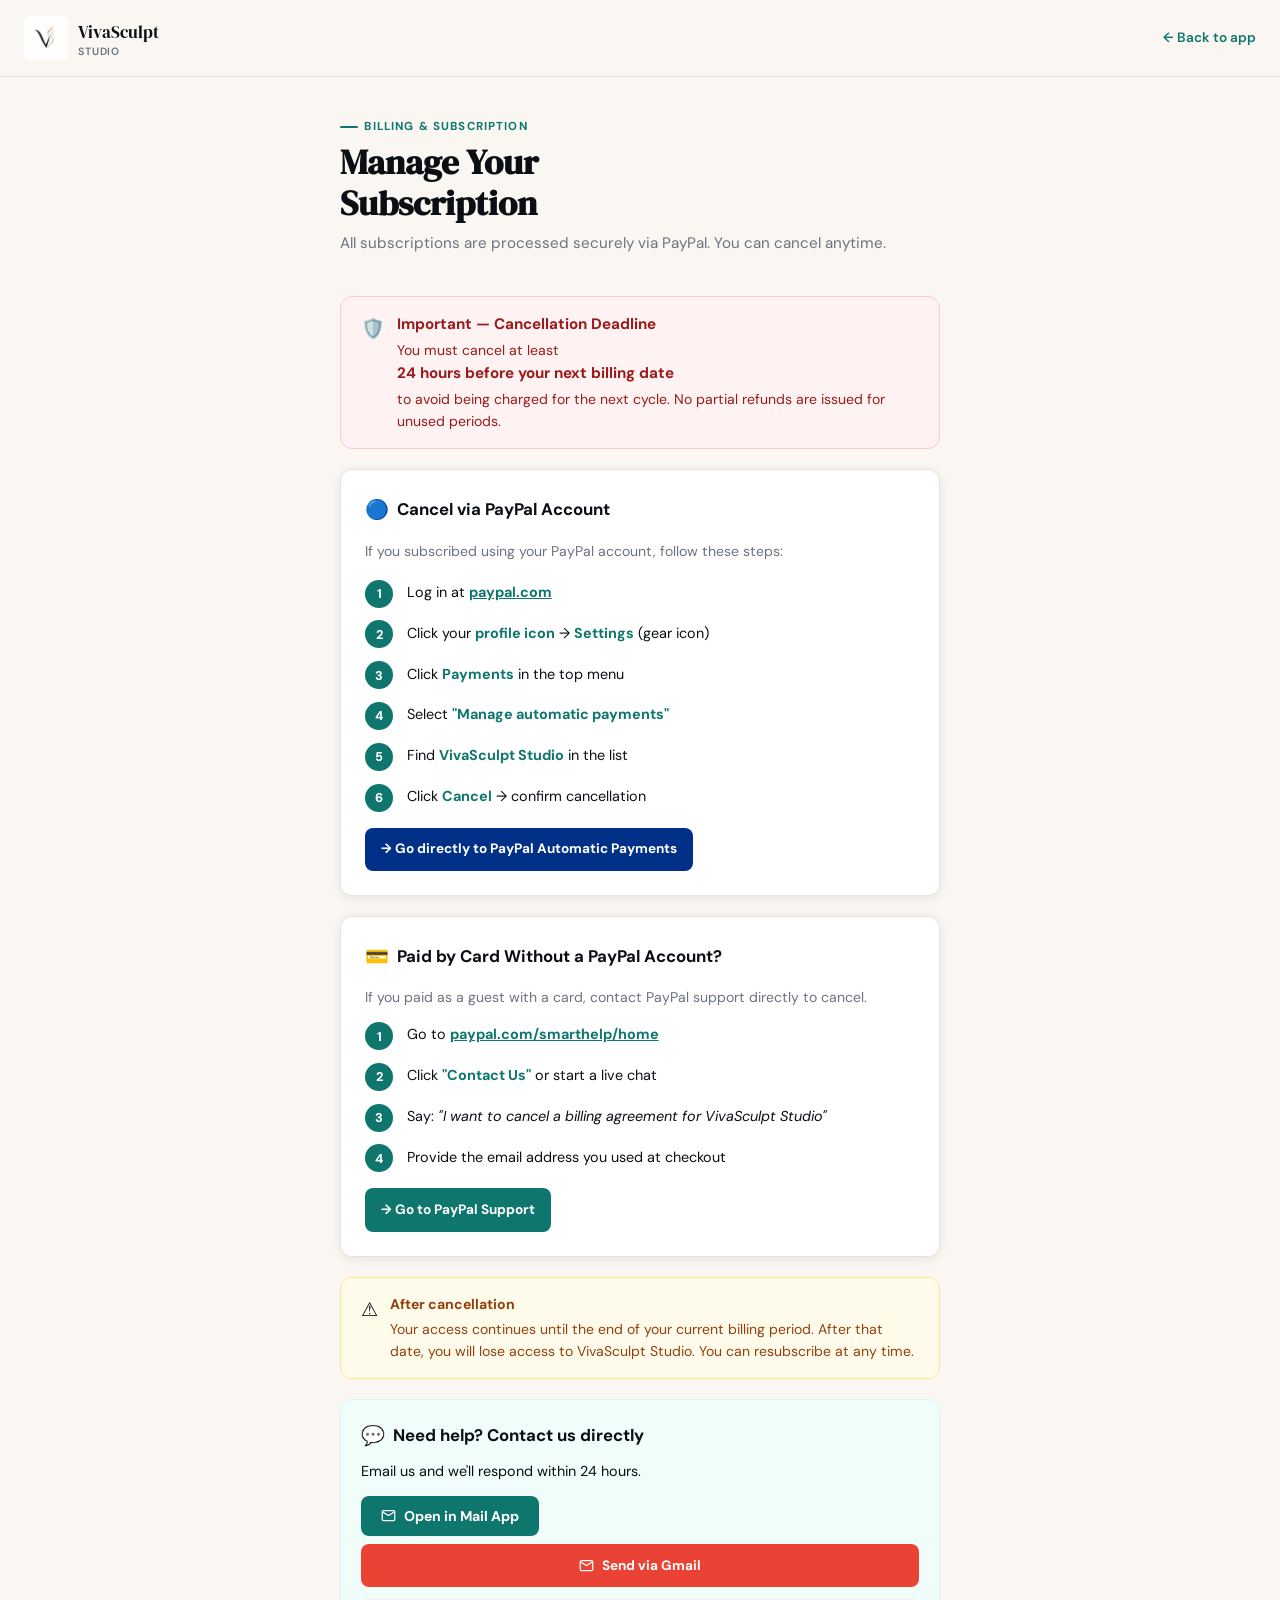
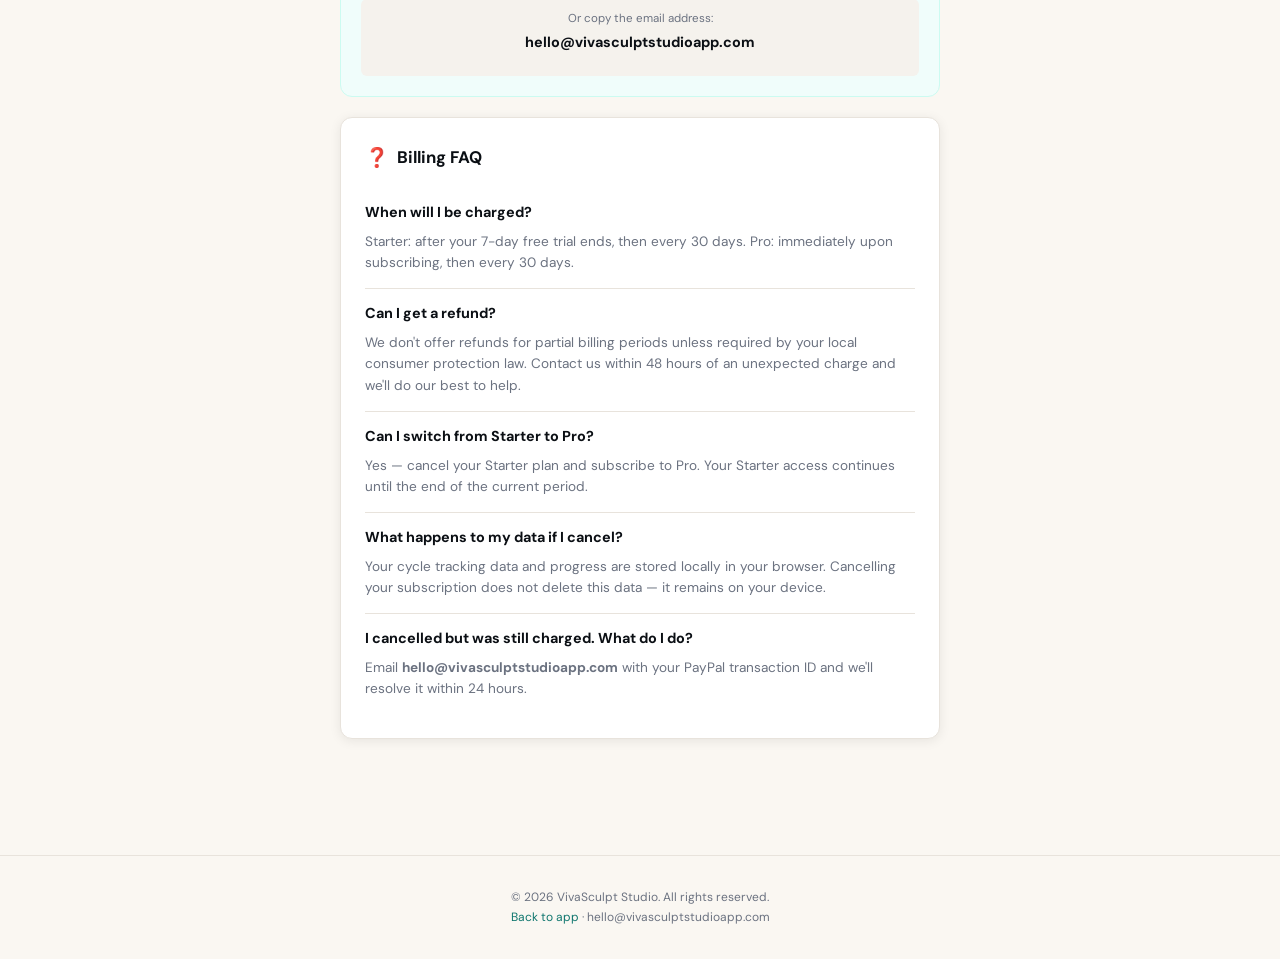
<file: manage-subscription.html>
<!DOCTYPE html>
<html lang="en">
<head>
  <meta charset="UTF-8" />
  <meta name="viewport" content="width=device-width, initial-scale=1.0" />
  <meta name="description" content="Manage your VivaSculpt Studio subscription — cancel, billing, and support." />
  <title>Manage Subscription — VivaSculpt Studio</title>
  <link rel="icon" type="image/png" href="icons/icon-192.png" />
  <!-- Google Analytics -->
  <script async src="https://www.googletagmanager.com/gtag/js?id=G-6F484WZT92"></script>
  <script>
    window.dataLayer = window.dataLayer || [];
    function gtag(){dataLayer.push(arguments);}
    gtag('js', new Date());
    gtag('config', 'G-6F484WZT92');
  </script>
  <link rel="preconnect" href="https://fonts.googleapis.com" />
  <link rel="preconnect" href="https://fonts.gstatic.com" crossorigin />
  <link href="https://fonts.googleapis.com/css2?family=DM+Sans:opsz,wght@9..40,400;9..40,500;9..40,600;9..40,700&family=DM+Serif+Display&display=swap" rel="stylesheet" />
  <style>
    :root {
      --emerald: #0F766E; --emerald-dark: #0A5C56; --emerald-pale: #F0FDFB;
      --emerald-light: #CCFBF1; --bg: #FAF7F2; --card: #fff;
      --text: #0B0F14; --muted: #6B7280; --border: #E8E3DC;
      --gold: #B45309; --gold-bg: #FFFBEB; --gold-border: #FDE68A;
      --danger: #DC2626; --danger-bg: #FEF2F2; --danger-border: #FECACA;
      --font-d: 'DM Serif Display', Georgia, serif;
      --font-b: 'DM Sans', system-ui, sans-serif;
      --r: 12px; --shadow: 0 2px 12px rgba(0,0,0,.08);
    }
    * { box-sizing: border-box; margin: 0; padding: 0; }
    body { font-family: var(--font-b); background: var(--bg); color: var(--text); line-height: 1.65; min-height: 100vh; }

    /* Header */
    .header { background: var(--bg); border-bottom: 1px solid var(--border); padding: 1rem 1.5rem; display: flex; align-items: center; justify-content: space-between; position: sticky; top: 0; z-index: 10; }
    .logo { display: flex; align-items: center; gap: .65rem; text-decoration: none; }
    .logo-name { font-family: var(--font-d); font-size: 1.08rem; color: var(--text); }
    .logo-tag { font-size: .66rem; font-weight: 600; letter-spacing: .07em; text-transform: uppercase; color: var(--muted); display: block; line-height: 1; }
    .back-link { font-size: .85rem; color: var(--emerald); text-decoration: none; font-weight: 600; display: flex; align-items: center; gap: .3rem; }
    .back-link:hover { text-decoration: underline; }

    /* Content */
    .container { max-width: 640px; margin: 0 auto; padding: 2.5rem 1.25rem 4rem; }
    .eyebrow { font-size: .72rem; font-weight: 700; letter-spacing: .1em; text-transform: uppercase; color: var(--emerald); margin-bottom: .4rem; display: flex; align-items: center; gap: .4rem; }
    .eyebrow::before { content: ''; width: 18px; height: 2px; background: var(--emerald); border-radius: 1px; }
    h1 { font-family: var(--font-d); font-size: 2.2rem; margin-bottom: .5rem; line-height: 1.15; }
    .subtitle { color: var(--muted); font-size: .95rem; margin-bottom: 2.5rem; }

    /* Cards */
    .card { background: var(--card); border: 1px solid var(--border); border-radius: var(--r); padding: 1.5rem; box-shadow: var(--shadow); margin-bottom: 1.25rem; }
    .card-title { font-weight: 700; font-size: 1.05rem; margin-bottom: .85rem; display: flex; align-items: center; gap: .5rem; }
    .card-title span { font-size: 1.2rem; }

    /* Steps */
    .steps { display: flex; flex-direction: column; gap: .75rem; }
    .step { display: flex; gap: .85rem; align-items: flex-start; }
    .step-num { width: 28px; height: 28px; border-radius: 50%; background: var(--emerald); color: #fff; font-size: .8rem; font-weight: 800; display: flex; align-items: center; justify-content: center; flex-shrink: 0; margin-top: .05rem; }
    .step-text { font-size: .9rem; color: var(--text); line-height: 1.5; padding-top: .2rem; }
    .step-text strong { color: var(--emerald); }

    /* Warning box */
    .warning-box { background: var(--gold-bg); border: 1px solid var(--gold-border); border-radius: var(--r); padding: 1rem 1.25rem; margin-bottom: 1.25rem; display: flex; gap: .75rem; align-items: flex-start; }
    .warning-icon { font-size: 1.2rem; flex-shrink: 0; }
    .warning-text { font-size: .88rem; color: #92400E; line-height: 1.55; }
    .warning-text strong { display: block; margin-bottom: .2rem; }

    /* Risk shield */
    .risk-shield { background: var(--danger-bg); border: 1px solid var(--danger-border); border-radius: var(--r); padding: 1rem 1.25rem; margin-bottom: 1.25rem; display: flex; gap: .75rem; align-items: flex-start; }
    .risk-text { font-size: .88rem; color: #991B1B; line-height: 1.55; }
    .risk-text strong { display: block; margin-bottom: .2rem; font-size: .95rem; }

    /* Contact card */
    .contact-card { background: var(--emerald-pale); border: 1px solid var(--emerald-light); border-radius: var(--r); padding: 1.25rem; margin-bottom: 1.25rem; }
    .contact-card p { font-size: .9rem; color: var(--text); margin-bottom: .75rem; }
    .btn-email { display: inline-flex; align-items: center; gap: .5rem; background: var(--emerald); color: #fff; padding: .7rem 1.25rem; border-radius: 8px; text-decoration: none; font-weight: 700; font-size: .88rem; transition: background .2s; }
    .btn-email:hover { background: var(--emerald-dark); }

    /* FAQ items */
    .faq-item { border-bottom: 1px solid var(--border); padding: .85rem 0; }
    .faq-q { font-weight: 700; font-size: .9rem; margin-bottom: .35rem; }
    .faq-a { font-size: .85rem; color: var(--muted); line-height: 1.6; }
    .faq-a a { color: var(--emerald); }

    /* Footer */
    .page-footer { text-align: center; font-size: .75rem; color: var(--muted); padding: 2rem 1rem; border-top: 1px solid var(--border); margin-top: 2rem; }
    .page-footer a { color: var(--emerald); text-decoration: none; }
  </style>
</head>
<body>

  <header class="header">
    <a href="/" class="logo">
      <img src="/icons/icon-192.png" alt="VivaSculpt logo"
        style="width:44px;height:44px;object-fit:contain;display:block;border-radius:6px;"
        onerror="this.style.display='none'" />
      <div>
        <span class="logo-name">VivaSculpt</span>
        <span class="logo-tag">Studio</span>
      </div>
    </a>
    <a href="/" class="back-link">← Back to app</a>
  </header>

  <div class="container">

    <div class="eyebrow">Billing &amp; Subscription</div>
    <h1>Manage Your<br>Subscription</h1>
    <p class="subtitle">All subscriptions are processed securely via PayPal. You can cancel anytime.</p>

    <!-- Risk shield -->
    <div class="risk-shield">
      <div class="warning-icon">🛡️</div>
      <div class="risk-text">
        <strong>Important — Cancellation Deadline</strong>
        You must cancel at least <strong>24 hours before your next billing date</strong> to avoid being charged for the next cycle. No partial refunds are issued for unused periods.
      </div>
    </div>

    <!-- Cancel via PayPal account -->
    <div class="card">
      <div class="card-title"><span>🔵</span> Cancel via PayPal Account</div>
      <p style="font-size:.88rem;color:var(--muted);margin-bottom:1rem;">If you subscribed using your PayPal account, follow these steps:</p>
      <div class="steps">
        <div class="step"><div class="step-num">1</div><div class="step-text">Log in at <a href="https://www.paypal.com" target="_blank" rel="noopener" style="color:#0F766E;font-weight:700">paypal.com</a></div></div>
        <div class="step"><div class="step-num">2</div><div class="step-text">Click your <strong>profile icon</strong> → <strong>Settings</strong> (gear icon)</div></div>
        <div class="step"><div class="step-num">3</div><div class="step-text">Click <strong>Payments</strong> in the top menu</div></div>
        <div class="step"><div class="step-num">4</div><div class="step-text">Select <strong>"Manage automatic payments"</strong></div></div>
        <div class="step"><div class="step-num">5</div><div class="step-text">Find <strong>VivaSculpt Studio</strong> in the list</div></div>
        <div class="step"><div class="step-num">6</div><div class="step-text">Click <strong>Cancel</strong> → confirm cancellation</div></div>
      </div>
      <a href="https://www.paypal.com/myaccount/autopay" target="_blank" rel="noopener"
        style="display:inline-flex;align-items:center;gap:.4rem;margin-top:1rem;padding:.65rem 1rem;background:#003087;color:#fff;border-radius:8px;text-decoration:none;font-size:.85rem;font-weight:700;">
        → Go directly to PayPal Automatic Payments
      </a>
    </div>

    <!-- Cancel via card (no PayPal account) -->
    <div class="card">
      <div class="card-title"><span>💳</span> Paid by Card Without a PayPal Account?</div>
      <p style="font-size:.88rem;color:var(--muted);margin-bottom:.75rem;">If you paid as a guest with a card, contact PayPal support directly to cancel.</p>
      <div class="steps">
        <div class="step"><div class="step-num">1</div><div class="step-text">Go to <a href="https://www.paypal.com/smarthelp/home" target="_blank" rel="noopener" style="color:#0F766E;font-weight:700">paypal.com/smarthelp/home</a></div></div>
        <div class="step"><div class="step-num">2</div><div class="step-text">Click <strong>"Contact Us"</strong> or start a live chat</div></div>
        <div class="step"><div class="step-num">3</div><div class="step-text">Say: <em>"I want to cancel a billing agreement for VivaSculpt Studio"</em></div></div>
        <div class="step"><div class="step-num">4</div><div class="step-text">Provide the email address you used at checkout</div></div>
      </div>
      <a href="https://www.paypal.com/smarthelp/home" target="_blank" rel="noopener"
        style="display:inline-flex;align-items:center;gap:.4rem;margin-top:1rem;padding:.65rem 1rem;background:#0F766E;color:#fff;border-radius:8px;text-decoration:none;font-size:.85rem;font-weight:700;">
        → Go to PayPal Support
      </a>
    </div>

    <!-- Warning -->
    <div class="warning-box">
      <div class="warning-icon">⚠️</div>
      <div class="warning-text">
        <strong>After cancellation</strong>
        Your access continues until the end of your current billing period. After that date, you will lose access to VivaSculpt Studio. You can resubscribe at any time.
      </div>
    </div>

    <!-- Contact us -->
    <div class="contact-card">
      <div class="card-title" style="margin-bottom:.5rem"><span>💬</span> Need help? Contact us directly</div>
      <p>Email us and we'll respond within 24 hours.</p>

      <!-- Option 1: Open mail app (works on mobile + desktop with mail client) -->
      <button class="btn-email" onclick="window.location.href='mailto:hello@vivasculptstudioapp.com'">
        <svg width="15" height="15" viewBox="0 0 24 24" fill="none" stroke="currentColor" stroke-width="2" aria-hidden="true"><path d="M4 4h16c1.1 0 2 .9 2 2v12c0 1.1-.9 2-2 2H4c-1.1 0-2-.9-2-2V6c0-1.1.9-2 2-2z"/><polyline points="22,6 12,12 2,6"/></svg>
        Open in Mail App
      </button>

      <!-- Option 2: Open Gmail in browser (works on all desktop) -->
      <a href="https://mail.google.com/mail/?view=cm&to=hello@vivasculptstudioapp.com&su=Subscription%20Help" target="_blank" rel="noopener"
        style="display:flex;align-items:center;justify-content:center;gap:.5rem;margin-top:.5rem;padding:.65rem 1rem;background:#EA4335;color:#fff;border-radius:8px;text-decoration:none;font-size:.85rem;font-weight:700;">
        <svg width="15" height="15" viewBox="0 0 24 24" fill="none" stroke="currentColor" stroke-width="2" aria-hidden="true"><path d="M4 4h16c1.1 0 2 .9 2 2v12c0 1.1-.9 2-2 2H4c-1.1 0-2-.9-2-2V6c0-1.1.9-2 2-2z"/><polyline points="22,6 12,12 2,6"/></svg>
        Send via Gmail
      </a>

      <!-- Option 3: Copy email -->
      <div style="margin-top:.75rem;padding:.6rem;background:#F5F2ED;border-radius:6px;text-align:center;">
        <p style="font-size:.72rem;color:#6B7280;margin-bottom:.2rem">Or copy the email address:</p>
        <p style="font-weight:700;user-select:all;cursor:text;font-size:.9rem;color:#0B0F14" onclick="navigator.clipboard&&navigator.clipboard.writeText('hello@vivasculptstudioapp.com').then(function(){var t=document.getElementById('copy-confirm');t.style.display='block';setTimeout(function(){t.style.display='none'},2000)})">
          hello@vivasculptstudioapp.com
        </p>
        <span id="copy-confirm" style="display:none;font-size:.72rem;color:#0F766E;font-weight:700">✓ Copied!</span>
      </div>
    </div>

    <!-- FAQ -->
    <div class="card">
      <div class="card-title"><span>❓</span> Billing FAQ</div>
      <div class="faq-item">
        <div class="faq-q">When will I be charged?</div>
        <div class="faq-a">Starter: after your 7-day free trial ends, then every 30 days. Pro: immediately upon subscribing, then every 30 days.</div>
      </div>
      <div class="faq-item">
        <div class="faq-q">Can I get a refund?</div>
        <div class="faq-a">We don't offer refunds for partial billing periods unless required by your local consumer protection law. Contact us within 48 hours of an unexpected charge and we'll do our best to help.</div>
      </div>
      <div class="faq-item">
        <div class="faq-q">Can I switch from Starter to Pro?</div>
        <div class="faq-a">Yes — cancel your Starter plan and subscribe to Pro. Your Starter access continues until the end of the current period.</div>
      </div>
      <div class="faq-item">
        <div class="faq-q">What happens to my data if I cancel?</div>
        <div class="faq-a">Your cycle tracking data and progress are stored locally in your browser. Cancelling your subscription does not delete this data — it remains on your device.</div>
      </div>
      <div class="faq-item" style="border-bottom:none;">
        <div class="faq-q">I cancelled but was still charged. What do I do?</div>
        <div class="faq-a">Email <strong style="user-select:all">hello@vivasculptstudioapp.com</strong> with your PayPal transaction ID and we'll resolve it within 24 hours.</div>
      </div>
    </div>

  </div>

  <footer class="page-footer">
    © <script>document.write(new Date().getFullYear())</script> VivaSculpt Studio. All rights reserved.<br>
    <a href="/">Back to app</a> · <span style="user-select:all;cursor:text">hello@vivasculptstudioapp.com</span>
  </footer>

  <script>
    // Make btn-email work on all browsers including desktop without email client
    document.querySelectorAll('.btn-email').forEach(function(btn) {
      btn.style.cursor = 'pointer';
      btn.style.border = 'none';
      btn.style.fontFamily = 'inherit';
    });
  </script>

</body>
</html>
</file>
<file: styles.css>
/* ═══════════════════════════════════════════════════
   VivaSculpt Studio – styles.css  (Premium Edition)
   Emerald · Cream · Near-black
   ═══════════════════════════════════════════════════ */

:root {
  --emerald:         #0F766E;
  --emerald-dark:    #0A5C56;
  --emerald-deeper:  #064E3B;
  --emerald-light:   #CCFBF1;
  --emerald-pale:    #F0FDFB;
  --emerald-mid:     #14B8A6;
  --bg:              #FAF7F2;
  --bg-card:         #FFFFFF;
  --bg-subtle:       #F5F2ED;
  --text:            #0B0F14;
  --text-muted:      #6B7280;
  --text-light:      #9CA3AF;
  --border:          #E8E3DC;
  --border-light:    #F0EBE3;
  --danger:          #DC2626;
  --gold:            #B45309;
  --gold-bg:         #FFFBEB;
  --gold-border:     #FDE68A;
  --shadow-xs:       0 1px 2px rgba(0,0,0,.05);
  --shadow-sm:       0 1px 4px rgba(0,0,0,.07), 0 1px 2px rgba(0,0,0,.04);
  --shadow-md:       0 4px 16px rgba(0,0,0,.09), 0 2px 4px rgba(0,0,0,.05);
  --shadow-lg:       0 16px 40px rgba(0,0,0,.12), 0 4px 8px rgba(0,0,0,.06);
  --shadow-emerald:  0 4px 20px rgba(15,118,110,.25);
  --radius-xs:       6px;
  --radius-sm:       10px;
  --radius-md:       16px;
  --radius-lg:       22px;
  --radius-xl:       28px;
  --ease:            cubic-bezier(.4,0,.2,1);
  --ease-spring:     cubic-bezier(.34,1.56,.64,1);
  --t:               .2s;
  --font-display:    'DM Serif Display', Georgia, serif;
  --font-body:       'DM Sans', system-ui, sans-serif;
  --header-h:        62px;
  --tabbar-h:        72px;
  --safe-b:          env(safe-area-inset-bottom, 0px);
  --max-w:           680px;
}

/* ── Reset ── */
*,*::before,*::after { box-sizing:border-box; margin:0; padding:0; }
html { font-size:16px; -webkit-text-size-adjust:100%; }
body {
  font-family: var(--font-body);
  background: var(--bg);
  color: var(--text);
  min-height: 100dvh;
  overflow-x: hidden;
  line-height: 1.65;
  -webkit-font-smoothing: antialiased;
}
img,svg { display:block; }
button { cursor:pointer; border:none; background:none; font-family:inherit; }
a { color:var(--emerald); }
ul { list-style:none; }

/* ── Trial banner ── */
.trial-banner {
  position:fixed; top:var(--header-h); left:0; right:0; z-index:90;
  background:var(--emerald); color:#fff;
  font-size:.8rem; font-weight:600; letter-spacing:.02em;
  text-align:center; padding:.5rem 1rem;
}
.trial-banner.hidden { display:none; }

/* ── Header ── */
.app-header {
  position:fixed; top:0; left:0; right:0;
  height:var(--header-h);
  background:rgba(250,247,242,.95);
  backdrop-filter:blur(16px);
  -webkit-backdrop-filter:blur(16px);
  border-bottom:1px solid var(--border);
  z-index:100;
}
.header-inner {
  max-width:var(--max-w); width:100%; margin:0 auto;
  padding:0 1rem; height:100%;
  display:flex; align-items:center; justify-content:space-between;
}
.logo { display:flex; align-items:center; gap:.65rem; }
.logo-mark { width:36px; height:36px; border-radius:var(--radius-xs); overflow:hidden; flex-shrink:0; }
.logo-img { width:36px; height:36px; object-fit:cover; border-radius:var(--radius-xs); }
.logo-text { display:flex; flex-direction:column; line-height:1.1; }
.logo-name { font-family:var(--font-display); font-size:1.08rem; color:var(--text); }
.logo-tag  { font-size:.66rem; color:var(--text-muted); font-weight:600; letter-spacing:.07em; text-transform:uppercase; }
.header-right { display:flex; align-items:center; gap:.5rem; }
.header-plan-badge {
  font-size:.7rem; font-weight:700; padding:.22rem .65rem;
  border-radius:999px; background:var(--emerald); color:#fff;
  letter-spacing:.04em; text-transform:uppercase;
}
.header-plan-badge.hidden { display:none; }

/* ── Icon button ── */
.btn-icon {
  width:36px; height:36px; border-radius:var(--radius-xs);
  display:flex; align-items:center; justify-content:center;
  color:var(--text-muted); transition:all var(--t) var(--ease);
}
.btn-icon:hover,.btn-icon:focus-visible {
  background:var(--emerald-pale); color:var(--emerald); outline:none;
}

/* ── Main ── */
.app-main {
  max-width:var(--max-w); margin:0 auto;
  padding:calc(var(--header-h) + 1.25rem) 1rem calc(var(--tabbar-h) + var(--safe-b) + 1.5rem);
}

/* ── Sections ── */
.tab-section { display:none; animation:fadeUp .24s var(--ease); }
.tab-section.active { display:block; }
@keyframes fadeUp { from{opacity:0;transform:translateY(8px)} to{opacity:1;transform:none} }

/* ── Section hero ── */
.section-hero { margin-bottom:1.75rem; }
.hero-eyebrow {
  font-size:.72rem; font-weight:700; letter-spacing:.1em; text-transform:uppercase;
  color:var(--emerald); margin-bottom:.4rem;
  display:flex; align-items:center; gap:.4rem;
}
.hero-eyebrow::before { content:''; width:18px; height:2px; background:var(--emerald); border-radius:1px; }
.section-title {
  font-family:var(--font-display); font-size:2.2rem; line-height:1.1;
  color:var(--text); margin-bottom:.4rem;
}
.section-title em { color:var(--emerald); font-style:italic; }
.section-sub { color:var(--text-muted); font-size:.92rem; }

/* ── Cards ── */
.card {
  background:var(--bg-card); border:1px solid var(--border);
  border-radius:var(--radius-md); padding:1.25rem;
  box-shadow:var(--shadow-sm); margin-bottom:1rem;
}

/* ── Session card ── */
.session-card { margin-bottom:1rem; }
.session-config { display:flex; flex-direction:column; gap:1.1rem; margin-bottom:1.5rem; }
.config-label {
  display:block; font-size:.73rem; font-weight:700;
  letter-spacing:.08em; text-transform:uppercase; color:var(--text-muted); margin-bottom:.5rem;
}
.pill-group { display:flex; gap:.45rem; flex-wrap:wrap; }
.pill {
  padding:.42rem .9rem; border-radius:999px;
  border:1.5px solid var(--border);
  font-size:.84rem; font-weight:500; color:var(--text-muted);
  background:var(--bg); transition:all var(--t) var(--ease);
  display:flex; align-items:center; gap:.3rem;
}
.pill:hover,.pill:focus-visible { border-color:var(--emerald); color:var(--emerald); outline:none; }
.pill.active { background:var(--emerald); border-color:var(--emerald); color:#fff; box-shadow:var(--shadow-emerald); }
.pill-hint { font-size:.7rem; opacity:.8; }

/* ── Buttons ── */
.btn-primary {
  display:inline-flex; align-items:center; justify-content:center; gap:.5rem;
  padding:.82rem 1.5rem; background:var(--emerald); color:#fff;
  border-radius:var(--radius-sm); font-size:.95rem; font-weight:600;
  border:2px solid var(--emerald); letter-spacing:.01em;
  transition:all var(--t) var(--ease); white-space:nowrap;
}
.btn-primary:hover,.btn-primary:focus-visible {
  background:var(--emerald-dark); border-color:var(--emerald-dark);
  transform:translateY(-1px); box-shadow:var(--shadow-emerald); outline:none;
}
.btn-primary:active { transform:none; }
.btn-start { width:100%; font-size:1rem; padding:.9rem; }
.btn-download { width:100%; text-decoration:none; }
.btn-paypal { width:100%; }

.btn-outline {
  display:inline-flex; align-items:center; justify-content:center; gap:.5rem;
  padding:.82rem 1.5rem; background:transparent; color:var(--emerald);
  border-radius:var(--radius-sm); font-size:.95rem; font-weight:600;
  border:2px solid var(--emerald); transition:all var(--t) var(--ease);
}
.btn-outline:hover,.btn-outline:focus-visible { background:var(--emerald-pale); outline:none; }

/* ── Stats row ── */
.stats-row {
  display:flex; align-items:center; justify-content:space-between;
  background:var(--bg-card); border:1px solid var(--border);
  border-radius:var(--radius-md); padding:1rem;
  box-shadow:var(--shadow-xs); margin-bottom:1.5rem;
}
.stat-item { text-align:center; flex:1; }
.stat-num { font-family:var(--font-display); font-size:1.4rem; color:var(--emerald); line-height:1; }
.stat-lbl { font-size:.68rem; font-weight:600; letter-spacing:.05em; text-transform:uppercase; color:var(--text-muted); margin-top:.2rem; }
.stat-divider { width:1px; height:32px; background:var(--border); }

/* ── Reviews ── */
.reviews-section { margin-bottom:1.5rem; }
.reviews-header { display:flex; align-items:center; justify-content:space-between; margin-bottom:1rem; }
.reviews-title { font-family:var(--font-display); font-size:1.3rem; }
.reviews-rating { font-size:.82rem; color:var(--gold); font-weight:600; }
.reviews-rating span { color:var(--text-muted); margin-left:.2rem; }
.reviews-track { display:flex; gap:.75rem; overflow-x:auto; padding-bottom:.5rem; scrollbar-width:none; -ms-overflow-style:none; }
.reviews-track::-webkit-scrollbar { display:none; }
.review-card {
  flex-shrink:0; width:240px; background:var(--bg-card);
  border:1px solid var(--border); border-radius:var(--radius-md);
  padding:1rem; box-shadow:var(--shadow-sm);
}
.review-stars { color:var(--gold); font-size:.82rem; margin-bottom:.5rem; }
.review-text { font-size:.83rem; color:var(--text); line-height:1.55; margin-bottom:.65rem; font-style:italic; }
.review-author { font-size:.75rem; font-weight:700; color:var(--emerald); }
.review-tag { font-size:.68rem; color:var(--text-muted); margin-top:.1rem; }

/* ── Trust row ── */
.trust-row {
  display:flex; gap:1rem; flex-wrap:wrap; justify-content:center;
  padding:.9rem 1rem; background:var(--emerald-pale);
  border:1px solid var(--emerald-light); border-radius:var(--radius-sm);
  margin-bottom:1rem;
}
.trust-item { display:flex; align-items:center; gap:.4rem; font-size:.8rem; font-weight:600; color:var(--emerald-dark); }

/* ── Info blocks ── */
.info-block {
  background:var(--emerald-pale); border:1px solid var(--emerald-light);
  border-radius:var(--radius-sm); padding:.9rem 1rem; margin-bottom:1rem; font-size:.87rem;
}
.info-block strong { color:var(--emerald); display:block; margin-bottom:.3rem; }
.emerald-border { border-left:3px solid var(--emerald); }

/* ── Accordion ── */
.accordion-card { padding:0; overflow:hidden; margin-bottom:1rem; }
.accordion-trigger {
  width:100%; display:flex; align-items:center; justify-content:space-between;
  padding:1.1rem 1.25rem; gap:1rem; text-align:left; font-family:inherit;
  color:var(--text); transition:background var(--t) var(--ease);
}
.accordion-trigger:hover,.accordion-trigger:focus-visible { background:var(--emerald-pale); outline:none; }
.accordion-trigger[aria-expanded="true"] .acc-arrow { transform:rotate(180deg); }
.acc-arrow { flex-shrink:0; color:var(--text-muted); transition:transform .25s var(--ease); }
.acc-header { display:flex; align-items:center; gap:.75rem; }
.acc-badge {
  font-size:.68rem; font-weight:700; letter-spacing:.05em; text-transform:uppercase;
  border-radius:999px; padding:.22rem .6rem; flex-shrink:0;
}
.acc-badge.low { background:var(--emerald-light); color:var(--emerald-dark); }
.acc-badge.classic { background:#FEE2E2; color:#991B1B; }
.acc-sub { font-size:.79rem; color:var(--text-muted); margin-top:.1rem; }
.accordion-body { padding:0 1.25rem 1.25rem; }
.workout-list { display:flex; flex-direction:column; gap:.55rem; }
.workout-item {
  display:flex; align-items:center; justify-content:space-between;
  gap:1rem; padding:.7rem .85rem;
  background:var(--bg-subtle); border-radius:var(--radius-sm);
  border:1px solid var(--border-light);
}
.workout-name { font-weight:600; font-size:.88rem; }
.workout-meta { font-size:.74rem; color:var(--text-muted); margin-top:.1rem; }
.workout-start {
  flex-shrink:0; padding:.38rem .8rem; font-size:.78rem; font-weight:700;
  background:var(--emerald); color:#fff; border-radius:var(--radius-xs);
  transition:background var(--t) var(--ease);
}
.workout-start:hover,.workout-start:focus-visible { background:var(--emerald-dark); outline:none; }

/* ── Plan tabs (meals) ── */
.plan-tabs {
  display:flex; gap:.5rem; margin-bottom:1rem;
  background:var(--bg-subtle); border-radius:var(--radius-sm);
  padding:.3rem; border:1px solid var(--border);
}
.plan-tab {
  flex:1; padding:.55rem; border-radius:var(--radius-xs);
  font-size:.84rem; font-weight:600; color:var(--text-muted);
  transition:all var(--t) var(--ease); display:flex; align-items:center; justify-content:center; gap:.4rem;
}
.plan-tab.active { background:var(--bg-card); color:var(--emerald); box-shadow:var(--shadow-xs); }
.pro-only-tag {
  font-size:.62rem; font-weight:700; padding:.12rem .4rem;
  border-radius:999px; background:var(--emerald); color:#fff; letter-spacing:.04em;
}
.meals-panel.hidden { display:none; }

/* ── Meals ── */
.safety-note {
  background:var(--gold-bg); border:1px solid var(--gold-border);
  border-radius:var(--radius-sm); padding:.7rem .9rem;
  font-size:.8rem; color:#92400E; margin-bottom:1rem;
}
.meals-grid { display:flex; flex-direction:column; gap:.85rem; }
.meal-card {
  background:var(--bg-card); border:1px solid var(--border);
  border-radius:var(--radius-md); padding:1.1rem;
  box-shadow:var(--shadow-sm); display:flex; gap:.9rem; align-items:flex-start;
  transition:box-shadow var(--t) var(--ease);
}
.meal-card:hover { box-shadow:var(--shadow-md); }
.meal-icon { font-size:2rem; flex-shrink:0; line-height:1; }
.meal-name { font-weight:700; font-size:.95rem; margin-bottom:.2rem; color:var(--text); }
.meal-desc { font-size:.82rem; color:var(--text-muted); line-height:1.55; margin-bottom:.45rem; }
.meal-macro { display:flex; gap:.4rem; flex-wrap:wrap; }
.macro-pill {
  font-size:.7rem; font-weight:700; padding:.15rem .5rem;
  border-radius:999px; background:var(--emerald-pale);
  color:var(--emerald-dark); border:1px solid var(--emerald-light);
}
.meal-day-label {
  font-size:.68rem; font-weight:700; letter-spacing:.06em; text-transform:uppercase;
  color:var(--emerald); margin-bottom:.5rem;
  display:flex; align-items:center; gap:.3rem;
}
.pro-gate {
  text-align:center; padding:2rem 1rem; background:var(--bg-card);
  border:1px solid var(--border); border-radius:var(--radius-md);
  box-shadow:var(--shadow-sm);
}
.pro-gate-icon { font-size:2.5rem; margin-bottom:.75rem; }
.pro-gate h3 { font-family:var(--font-display); font-size:1.3rem; margin-bottom:.5rem; }
.pro-gate p { font-size:.87rem; color:var(--text-muted); max-width:280px; margin:0 auto; }

/* ── Grocery list ── */
.grocery-section {
  font-size:.7rem; font-weight:700; letter-spacing:.07em; text-transform:uppercase;
  color:var(--emerald); margin:1rem 0 .4rem; display:block;
}
.grocery-grid { display:grid; grid-template-columns:1fr 1fr; gap:.25rem .5rem; }
.grocery-item {
  font-size:.84rem; padding:.28rem 0; border-bottom:1px solid var(--border-light);
  display:flex; align-items:center; gap:.4rem;
}
.grocery-item::before { content:'·'; color:var(--emerald); font-weight:900; }

/* ── Fasting ── */
.fasting-card { background:linear-gradient(135deg,#fff 0%,var(--emerald-pale) 100%); }
.fasting-card h3 { margin-bottom:.5rem; font-size:1rem; }
.fasting-intro { font-size:.86rem; color:var(--text-muted); margin-bottom:.9rem; }
.fasting-table { display:flex; flex-direction:column; gap:.5rem; }
.fasting-row { display:grid; grid-template-columns:68px 56px 1fr; gap:.5rem; align-items:center; font-size:.84rem; }
.fasting-week { font-weight:700; }
.fasting-window { font-family:var(--font-display); font-size:1.05rem; color:var(--emerald); }
.fasting-desc { color:var(--text-muted); font-size:.79rem; }

/* ── 7-day plan ── */
.day-plan { display:flex; flex-direction:column; gap:.55rem; margin-bottom:1.25rem; }
.day-item {
  background:var(--bg-card); border:1px solid var(--border);
  border-radius:var(--radius-sm); padding:.85rem 1rem;
  display:grid; grid-template-columns:72px 1fr auto;
  align-items:center; gap:.75rem; box-shadow:var(--shadow-xs);
  transition:box-shadow var(--t) var(--ease);
}
.day-item:hover { box-shadow:var(--shadow-sm); }
.day-label { font-size:.72rem; font-weight:700; letter-spacing:.05em; text-transform:uppercase; color:var(--text-muted); }
.day-workout { font-weight:600; font-size:.88rem; }
.day-desc { font-size:.75rem; color:var(--text-muted); margin-top:.1rem; }
.day-tag { font-size:.68rem; padding:.2rem .55rem; border-radius:999px; font-weight:700; white-space:nowrap; }
.day-tag.hiit { background:var(--emerald-light); color:var(--emerald-dark); }
.day-tag.rest { background:#F3F4F6; color:var(--text-muted); }
.day-tag.optional { background:#FEF9C3; color:#713F12; }

.kickstart-intro-card p { font-size:.9rem; color:var(--text-muted); }
.how-to-card h3 { font-size:.95rem; margin-bottom:.75rem; }
.how-to-list { padding-left:1.25rem; list-style:decimal; display:flex; flex-direction:column; gap:.5rem; }
.how-to-list li { font-size:.86rem; color:var(--text-muted); }
.how-to-list li strong { color:var(--text); }

/* ── Pricing ── */
.pricing-grid { display:grid; grid-template-columns:1fr 1fr; gap:1rem; margin-bottom:1rem; }
@media(max-width:420px){ .pricing-grid{ grid-template-columns:1fr; } }
.plan-card {
  background:var(--bg-card); border:1.5px solid var(--border);
  border-radius:var(--radius-md); padding:1.25rem 1.1rem;
  display:flex; flex-direction:column; gap:.7rem;
  box-shadow:var(--shadow-sm); position:relative; padding-top:2.4rem;
  transition:box-shadow var(--t) var(--ease);
}
.plan-card:hover { box-shadow:var(--shadow-md); }
.plan-card--pro {
  border-color:var(--emerald);
  background:linear-gradient(160deg,#fff 0%,var(--emerald-pale) 100%);
  box-shadow:var(--shadow-emerald);
}
.plan-badge {
  position:absolute; top:-1px; left:50%; transform:translateX(-50%);
  font-size:.65rem; font-weight:800; letter-spacing:.06em; text-transform:uppercase;
  padding:.22rem .7rem; border-radius:0 0 var(--radius-xs) var(--radius-xs); white-space:nowrap;
}
.trial-badge { background:var(--gold-bg); color:var(--gold); border:1px solid var(--gold-border); border-top:none; }
.pro-badge { background:var(--emerald); color:#fff; }
.plan-name { font-family:var(--font-display); font-size:1.35rem; }
.plan-price { font-size:1.65rem; font-weight:800; }
.plan-price span { font-size:.82rem; font-weight:400; color:var(--text-muted); }
.plan-features { display:flex; flex-direction:column; gap:.35rem; flex:1; }
.plan-features li { font-size:.8rem; color:var(--text-muted); display:flex; align-items:flex-start; gap:.4rem; }
.fc { color:var(--emerald); font-weight:700; flex-shrink:0; }
.pro-fc { color:var(--emerald-mid); }
.paypal-btn-wrap {
  min-height: 45px;
  display: flex;
  align-items: center;
  justify-content: center;
}
.paypal-btn-wrap:empty::after {
  content: 'Loading payment...';
  font-size: .78rem;
  color: var(--text-muted);
}
.plan-note { font-size:.68rem; color:var(--text-muted); text-align:center; }
.pricing-legal {
  font-size:.76rem; color:var(--text-muted); text-align:center;
  padding:1rem; background:var(--bg-subtle); border-radius:var(--radius-sm);
  border:1px solid var(--border); margin-bottom:1.25rem; line-height:1.6;
}
.active-plan-card { text-align:center; padding:1.1rem; background:var(--emerald-pale); border-color:var(--emerald-light); }
.active-plan-card.hidden { display:none; }

/* ── FAQ ── */
.faq-section { margin-bottom:1.5rem; }
.faq-title { font-family:var(--font-display); font-size:1.2rem; margin-bottom:.85rem; }
.faq-item { border-bottom:1px solid var(--border); }
.faq-trigger {
  width:100%; display:flex; align-items:center; justify-content:space-between;
  padding:.85rem 0; font-size:.87rem; font-weight:600; color:var(--text);
  text-align:left; font-family:inherit; gap:1rem;
  transition:color var(--t) var(--ease);
}
.faq-trigger:hover,.faq-trigger:focus-visible { color:var(--emerald); outline:none; }
.faq-trigger[aria-expanded="true"] { color:var(--emerald); }
.faq-trigger[aria-expanded="true"] .faq-arrow { transform:rotate(180deg); }
.faq-arrow { flex-shrink:0; color:var(--text-muted); transition:transform .22s var(--ease); }
.faq-body { font-size:.84rem; color:var(--text-muted); padding-bottom:.9rem; line-height:1.65; }

/* ── Footer links ── */
.footer-links { display:flex; flex-wrap:wrap; gap:.5rem .75rem; justify-content:center; padding-bottom:1rem; }
.link-btn { font-size:.78rem; color:var(--text-muted); text-decoration:none; font-family:inherit; transition:color .15s; }
.link-btn:hover,.link-btn:focus-visible { color:var(--emerald); outline:none; }
.footer-links span { color:var(--border); }

/* ── Tab bar ── */
.tab-bar {
  position:fixed; bottom:0; left:0; right:0;
  height:calc(var(--tabbar-h) + var(--safe-b));
  padding-bottom:var(--safe-b);
  background:rgba(250,247,242,.94);
  backdrop-filter:blur(16px); -webkit-backdrop-filter:blur(16px);
  border-top:1px solid var(--border);
  display:flex; align-items:stretch; z-index:100;
}
.tab-btn {
  flex:1; display:flex; flex-direction:column; align-items:center; justify-content:center;
  gap:.28rem; color:var(--text-muted); font-size:.62rem; font-weight:600;
  letter-spacing:.03em; transition:all var(--t) var(--ease); position:relative;
}
.tab-btn::after {
  content:''; position:absolute; top:0; left:50%; transform:translateX(-50%);
  width:0; height:2.5px; background:var(--emerald); border-radius:0 0 3px 3px;
  transition:width .25s var(--ease);
}
.tab-btn.active { color:var(--emerald); }
.tab-btn.active::after { width:28px; }
.tab-btn:hover,.tab-btn:focus-visible { color:var(--emerald); outline:none; }

/* ── Modals ── */
.modal-overlay {
  position:fixed; inset:0; z-index:200;
  background:rgba(11,15,20,.55); backdrop-filter:blur(6px);
  display:flex; align-items:flex-end; justify-content:center;
  animation:overlayIn .2s var(--ease);
}
.modal-overlay[hidden] { display:none; }
.modal-center { align-items:center; padding:1rem; }
@keyframes overlayIn { from{opacity:0} to{opacity:1} }

.modal-box {
  background:var(--bg-card);
  border-radius:var(--radius-xl) var(--radius-xl) 0 0;
  padding:1.75rem 1.5rem calc(1.75rem + var(--safe-b));
  width:100%; max-width:540px; position:relative;
  animation:slideUp .3s var(--ease-spring);
  max-height:90dvh; overflow-y:auto;
}
.modal-center .modal-box {
  border-radius:var(--radius-xl);
  padding:1.75rem 1.5rem; max-height:90dvh;
}
@keyframes slideUp { from{transform:translateY(40px);opacity:0} to{transform:none;opacity:1} }
.modal-box h2 { font-family:var(--font-display); font-size:1.55rem; margin-bottom:.75rem; }
.modal-box p { font-size:.88rem; color:var(--text-muted); line-height:1.65; }
.modal-scroll { display:flex; flex-direction:column; }
.modal-emerald-bar { width:36px; height:3px; background:var(--emerald); border-radius:999px; margin-bottom:1.1rem; }
.modal-close {
  position:absolute; top:1.1rem; right:1.1rem;
  width:32px; height:32px; border-radius:var(--radius-xs);
  display:flex; align-items:center; justify-content:center;
  color:var(--text-muted); transition:all var(--t) var(--ease);
}
.modal-close:hover,.modal-close:focus-visible { background:var(--bg-subtle); color:var(--text); outline:none; }

/* ── Policy content ── */
.policy-disclaimer {
  background:var(--gold-bg); border:1px solid var(--gold-border);
  border-radius:var(--radius-xs); padding:.6rem .85rem;
  font-size:.78rem; color:#92400E; margin-bottom:1rem;
}
.policy-body h3 { font-size:.88rem; font-weight:700; color:var(--emerald); margin:1rem 0 .35rem; }
.policy-body p { font-size:.83rem; margin-bottom:.5rem; }
.policy-list { padding-left:1rem; }
.policy-list li { font-size:.83rem; color:var(--text-muted); margin-bottom:.35rem; list-style:disc; }

/* ── Workout player ── */
.workout-player {
  background:var(--bg-card);
  border-radius:var(--radius-xl) var(--radius-xl) 0 0;
  padding:1.5rem 1.5rem calc(1.5rem + var(--safe-b));
  width:100%; max-width:540px;
  animation:slideUp .3s var(--ease-spring);
  display:flex; flex-direction:column; gap:.7rem;
}
.player-header { display:flex; align-items:center; justify-content:space-between; }
.player-round { font-size:.76rem; font-weight:700; letter-spacing:.06em; text-transform:uppercase; color:var(--text-muted); }
.player-controls-top { display:flex; gap:.4rem; }
.player-phase { text-align:center; font-size:.7rem; font-weight:900; letter-spacing:.18em; text-transform:uppercase; color:var(--emerald); }
.player-phase.rest-phase { color:var(--text-muted); }
.player-timer-wrap { position:relative; width:140px; height:140px; margin:0 auto; }
.timer-ring { width:140px; height:140px; transform:rotate(-90deg); }
.ring-bg { fill:none; stroke:var(--border); stroke-width:8; }
.ring-fg { fill:none; stroke:var(--emerald); stroke-width:8; stroke-linecap:round; stroke-dasharray:339.3; stroke-dashoffset:0; transition:stroke-dashoffset .5s linear,stroke .3s; }
.ring-fg.rest-ring { stroke:var(--text-light); }
.player-time { position:absolute; inset:0; display:flex; align-items:center; justify-content:center; font-family:var(--font-display); font-size:2.6rem; color:var(--text); }
.player-move { text-align:center; font-family:var(--font-display); font-size:1.75rem; color:var(--text); }
.player-mod { text-align:center; font-size:.8rem; color:var(--emerald); font-weight:500; min-height:1.2em; }
.player-next { text-align:center; font-size:.8rem; color:var(--text-muted); display:flex; align-items:center; justify-content:center; gap:.35rem; }
.next-label { font-weight:700; }
.next-move { color:var(--text); }
.player-actions { display:grid; grid-template-columns:1fr 1fr; gap:.75rem; }

/* ── Helpers ── */
.hidden { display:none !important; }
.helper-text { font-size:.78rem; color:var(--text-muted); }
:focus-visible { outline:2px solid var(--emerald); outline-offset:2px; }

@media(max-width:360px){
  .section-title{ font-size:1.75rem; }
  .pricing-grid{ grid-template-columns:1fr; }
}
@media(min-width:540px){
  .modal-overlay{ align-items:center; padding:1rem; }
  .modal-box{ border-radius:var(--radius-xl); padding:2rem; }
  .workout-player{ border-radius:var(--radius-xl); }
}
/* ═══════════════════════════════════════════════════
   VivaSculpt – Cycle Calendar Styles
   calendar-styles.css
   ═══════════════════════════════════════════════════ */

/* ── Calendar header ── */
.cal-nav {
  display:flex; align-items:center; justify-content:space-between;
  margin-bottom:1rem;
}
.cal-nav-btn {
  width:36px; height:36px; border-radius:var(--radius-xs);
  display:flex; align-items:center; justify-content:center;
  color:var(--text-muted); border:1px solid var(--border);
  background:var(--bg-card); cursor:pointer;
  transition:all .18s var(--ease);
}
.cal-nav-btn:hover { border-color:var(--emerald); color:var(--emerald); }
.cal-month-label { font-family:var(--font-display); font-size:1.15rem; color:var(--text); }

/* ── Day-of-week headers ── */
.cal-dow {
  display:grid; grid-template-columns:repeat(7,1fr);
  margin-bottom:.35rem;
}
.cal-dow-item {
  text-align:center; font-size:.68rem; font-weight:700;
  letter-spacing:.06em; text-transform:uppercase; color:var(--text-muted);
  padding:.3rem 0;
}

/* ── Calendar grid ── */
.cal-grid {
  display:grid; grid-template-columns:repeat(7,1fr);
  gap:3px;
}
.cal-day {
  aspect-ratio:1; border-radius:50%;
  display:flex; align-items:center; justify-content:center;
  font-size:.82rem; font-weight:500; cursor:pointer;
  position:relative; transition:all .15s var(--ease);
  color:var(--text);
  -webkit-tap-highlight-color:transparent;
}
.cal-day:hover { background:var(--emerald-pale); }
.cal-day.empty { cursor:default; pointer-events:none; }
.cal-day.today {
  font-weight:800; color:var(--emerald);
}
.cal-day.today::after {
  content:''; position:absolute; bottom:3px; left:50%;
  transform:translateX(-50%); width:4px; height:4px;
  border-radius:50%; background:var(--emerald);
}

/* Phase colours */
.cal-day.phase-menstrual { background:#FEE2E2; color:#991B1B; }
.cal-day.phase-menstrual:hover { background:#FECACA; }
.cal-day.phase-follicular { background:#DCFCE7; color:#166534; }
.cal-day.phase-follicular:hover { background:#BBF7D0; }
.cal-day.phase-ovulation { background:#FEF9C3; color:#713F12; }
.cal-day.phase-ovulation:hover { background:#FEF08A; }
.cal-day.phase-luteal { background:#EDE9FE; color:#5B21B6; }
.cal-day.phase-luteal:hover { background:#DDD6FE; }

/* Marked menstrual day (user-set) */
.cal-day.marked-menstrual {
  background:#FCA5A5; color:#7F1D1D; font-weight:800;
  box-shadow:0 0 0 2px #EF4444;
}
.cal-day.marked-menstrual:hover { background:#F87171; }

/* Today with phase */
.cal-day.today.phase-menstrual,
.cal-day.today.phase-follicular,
.cal-day.today.phase-ovulation,
.cal-day.today.phase-luteal { font-weight:800; }

/* ── Phase legend ── */
.phase-legend {
  display:grid; grid-template-columns:1fr 1fr;
  gap:.5rem; margin-top:.85rem;
}
.legend-item {
  display:flex; align-items:center; gap:.45rem;
  font-size:.78rem; color:var(--text-muted);
}
.legend-dot {
  width:10px; height:10px; border-radius:50%; flex-shrink:0;
}
.legend-dot.menstrual { background:#FCA5A5; }
.legend-dot.follicular { background:#86EFAC; }
.legend-dot.ovulation { background:#FDE047; }
.legend-dot.luteal { background:#C4B5FD; }
.legend-dot.marked { background:#EF4444; box-shadow:0 0 0 2px #EF4444; }

/* ── Current phase banner ── */
.current-phase-banner {
  border-radius:var(--radius-md); padding:1rem 1.25rem;
  display:flex; align-items:center; gap:.85rem;
  margin-bottom:1rem; border:1px solid var(--border);
  background:var(--bg-card); box-shadow:var(--shadow-sm);
}
.cpb-icon { font-size:2rem; flex-shrink:0; }
.cpb-body 
.cpb-phase-name {
  font-weight:800; font-size:.95rem; margin-bottom:.15rem;
}
.cpb-phase-desc { font-size:.8rem; color:var(--text-muted); line-height:1.5; }
.cpb-day-count {
  font-size:.72rem; font-weight:700; padding:.2rem .55rem;
  border-radius:999px; margin-top:.35rem; display:inline-block;
}

/* Phase banner colours */
.cpb-menstrual { background:#FFF1F2; border-color:#FECACA; }
.cpb-menstrual .cpb-phase-name { color:#991B1B; }
.cpb-menstrual .cpb-day-count { background:#FEE2E2; color:#991B1B; }
.cpb-follicular { background:#F0FDF4; border-color:#BBF7D0; }
.cpb-follicular .cpb-phase-name { color:#166534; }
.cpb-follicular .cpb-day-count { background:#DCFCE7; color:#166534; }
.cpb-ovulation { background:#FEFCE8; border-color:#FEF08A; }
.cpb-ovulation .cpb-phase-name { color:#713F12; }
.cpb-ovulation .cpb-day-count { background:#FEF9C3; color:#713F12; }
.cpb-luteal { background:#F5F3FF; border-color:#DDD6FE; }
.cpb-luteal .cpb-phase-name { color:#5B21B6; }
.cpb-luteal .cpb-day-count { background:#EDE9FE; color:#5B21B6; }
.cpb-unknown { background:var(--bg-subtle); border-color:var(--border); }
.cpb-unknown .cpb-phase-name { color:var(--text); }

/* ── Cycle stats row ── */
.cycle-stats {
  display:grid; grid-template-columns:repeat(3,1fr);
  gap:.6rem; margin-bottom:1rem;
}
.cycle-stat {
  background:var(--bg-card); border:1px solid var(--border);
  border-radius:var(--radius-sm); padding:.7rem .5rem;
  text-align:center; box-shadow:var(--shadow-xs);
}
.cycle-stat-num { font-family:var(--font-display); font-size:1.4rem; color:var(--emerald); line-height:1; }
.cycle-stat-lbl { font-size:.65rem; font-weight:700; letter-spacing:.05em; text-transform:uppercase; color:var(--text-muted); margin-top:.2rem; }

/* ── Instructions ── */
.cal-instructions {
  font-size:.78rem; color:var(--text-muted); text-align:center;
  padding:.65rem; background:var(--emerald-pale);
  border:1px solid var(--emerald-light); border-radius:var(--radius-xs);
  margin-bottom:.85rem;
}

/* ── Next period prediction ── */
.next-period-card {
  background:linear-gradient(135deg, #FFF1F2 0%, #fff 100%);
  border:1px solid #FECACA; border-radius:var(--radius-md);
  padding:1rem 1.25rem; margin-top:.85rem;
  display:flex; align-items:center; gap:.85rem;
}
.npc-icon { font-size:1.6rem; flex-shrink:0; }
.npc-label { font-size:.72rem; font-weight:700; text-transform:uppercase; letter-spacing:.06em; color:#991B1B; margin-bottom:.2rem; }
.npc-date { font-family:var(--font-display); font-size:1.1rem; color:var(--text); }
.npc-days { font-size:.78rem; color:var(--text-muted); margin-top:.1rem; }

/* ── Tap feedback ── */
@keyframes tapPulse {
  0% { transform:scale(1); }
  50% { transform:scale(1.25); }
  100% { transform:scale(1); }
}
.cal-day.tap-pulse { animation:tapPulse .2s ease; }
/* ═══════════════════════════════════════════════════
   VivaSculpt – Cycle & Mood Daily Protocol
   Add to styles.css
   ═══════════════════════════════════════════════════ */

/* ── Protocol Tab ── */
.protocol-wrap { display:flex; flex-direction:column; gap:0; }

/* Mood selector */
.mood-row {
  display:flex; gap:.6rem; justify-content:center;
  margin-bottom:1.25rem;
}
.mood-btn {
  width:64px; height:64px; border-radius:50%;
  font-size:1.8rem; display:flex; align-items:center; justify-content:center;
  border:2.5px solid var(--border); background:var(--bg-card);
  transition:all .2s var(--ease); cursor:pointer; flex-direction:column; gap:2px;
}
.mood-btn span.mood-lbl { font-size:.58rem; font-weight:700; color:var(--text-muted); letter-spacing:.04em; text-transform:uppercase; }
.mood-btn.active { border-color:var(--emerald); background:var(--emerald-pale); transform:scale(1.1); box-shadow:var(--shadow-emerald); }
.mood-btn:hover { border-color:var(--emerald); }

/* Phase selector */
.phase-row {
  display:grid; grid-template-columns:repeat(4,1fr); gap:.5rem; margin-bottom:1.5rem;
}
.phase-btn {
  padding:.6rem .3rem; border-radius:var(--radius-sm);
  border:1.5px solid var(--border); background:var(--bg-card);
  font-size:.68rem; font-weight:700; text-transform:uppercase; letter-spacing:.05em;
  color:var(--text-muted); text-align:center; cursor:pointer;
  transition:all .2s var(--ease); display:flex; flex-direction:column; align-items:center; gap:.25rem;
}
.phase-btn .phase-icon { font-size:1.3rem; }
.phase-btn.active { border-color:var(--emerald); background:var(--emerald); color:#fff; }
.phase-btn:hover:not(.active) { border-color:var(--emerald); color:var(--emerald); }

/* Today card */
.today-protocol {
  background:var(--bg-card); border:1px solid var(--border);
  border-radius:var(--radius-lg); overflow:hidden;
  box-shadow:var(--shadow-md); margin-bottom:1rem;
  animation:fadeUp .3s var(--ease);
}
.protocol-header {
  background:var(--emerald); padding:1rem 1.25rem;
  display:flex; align-items:center; gap:.75rem;
}
.protocol-header-icon { font-size:1.5rem; }
.protocol-header-text { color:#fff; }
.protocol-header-title { font-family:var(--font-display); font-size:1.1rem; line-height:1.2; }
.protocol-header-sub { font-size:.75rem; opacity:.85; margin-top:.1rem; }
.protocol-body { padding:1.1rem 1.25rem; display:flex; flex-direction:column; gap:.85rem; }

.protocol-block {
  display:flex; gap:.75rem; align-items:flex-start;
  padding:.75rem; background:var(--bg-subtle);
  border-radius:var(--radius-sm); border:1px solid var(--border-light);
}
.protocol-block-icon { font-size:1.4rem; flex-shrink:0; line-height:1; }
.protocol-block-content 
.protocol-block-label {
  font-size:.68rem; font-weight:800; letter-spacing:.08em; text-transform:uppercase;
  color:var(--emerald); margin-bottom:.2rem;
}
.protocol-block-title { font-weight:700; font-size:.95rem; margin-bottom:.15rem; }
.protocol-block-desc { font-size:.8rem; color:var(--text-muted); line-height:1.5; }

/* START button */
.btn-start-protocol {
  width:100%; padding:1.1rem; font-size:1.1rem; font-weight:800;
  background:var(--emerald); color:#fff; border:none; border-radius:var(--radius-md);
  cursor:pointer; letter-spacing:.03em; transition:all .2s var(--ease);
  display:flex; align-items:center; justify-content:center; gap:.6rem;
  box-shadow:var(--shadow-emerald);
}
.btn-start-protocol:hover { background:var(--emerald-dark); transform:translateY(-2px); box-shadow:0 8px 24px rgba(15,118,110,.35); }
.btn-start-protocol:active { transform:none; }

/* ── Full-screen workout player (protocol mode) ── */
.protocol-player {
  position:fixed; inset:0; z-index:500;
  background:var(--emerald-deeper);
  display:flex; flex-direction:column;
  align-items:center; justify-content:center;
  padding:2rem 1.5rem;
  animation:fadeIn .3s ease;
}
.protocol-player.hidden { display:none; }
.pp-phase { font-size:.72rem; font-weight:800; letter-spacing:.2em; text-transform:uppercase; color:rgba(255,255,255,.6); margin-bottom:.5rem; }
.pp-move { font-family:var(--font-display); font-size:2.2rem; color:#fff; text-align:center; margin-bottom:.5rem; line-height:1.2; }
.pp-mod { font-size:.85rem; color:rgba(255,255,255,.7); text-align:center; margin-bottom:1.5rem; }
.pp-timer-wrap { position:relative; width:160px; height:160px; margin:0 auto 1.5rem; }
.pp-ring { width:160px; height:160px; transform:rotate(-90deg); }
.pp-ring-bg { fill:none; stroke:rgba(255,255,255,.15); stroke-width:10; }
.pp-ring-fg { fill:none; stroke:#fff; stroke-width:10; stroke-linecap:round; stroke-dasharray:452; stroke-dashoffset:0; transition:stroke-dashoffset .5s linear; }
.pp-time { position:absolute; inset:0; display:flex; align-items:center; justify-content:center; font-family:var(--font-display); font-size:3rem; color:#fff; }
.pp-next { font-size:.82rem; color:rgba(255,255,255,.6); text-align:center; margin-bottom:1.5rem; }
.pp-next strong { color:#fff; }
.pp-actions { display:grid; grid-template-columns:1fr 1fr; gap:.75rem; width:100%; max-width:340px; }
.pp-btn-pause {
  padding:.8rem; background:rgba(255,255,255,.15); color:#fff;
  border:1.5px solid rgba(255,255,255,.3); border-radius:var(--radius-sm);
  font-weight:700; font-size:.95rem; cursor:pointer; transition:background .2s;
}
.pp-btn-pause:hover { background:rgba(255,255,255,.25); }
.pp-btn-end {
  padding:.8rem; background:rgba(255,255,255,.1); color:rgba(255,255,255,.7);
  border:1.5px solid rgba(255,255,255,.2); border-radius:var(--radius-sm);
  font-weight:600; font-size:.95rem; cursor:pointer;
}
.pp-round { font-size:.75rem; color:rgba(255,255,255,.5); text-align:center; margin-top:.75rem; }

/* ── Post-action screen ── */
.post-action {
  position:fixed; inset:0; z-index:500;
  background:var(--emerald-deeper);
  display:flex; flex-direction:column;
  align-items:center; justify-content:center;
  padding:2rem; text-align:center;
  animation:fadeIn .4s ease;
}
.post-action.hidden { display:none; }
.post-done { font-size:4rem; margin-bottom:.5rem; }
.post-title { font-family:var(--font-display); font-size:2rem; color:#fff; margin-bottom:.5rem; }
.post-streak { font-size:1rem; color:rgba(255,255,255,.7); margin-bottom:1.5rem; }
.post-message { font-size:1.05rem; color:#fff; font-style:italic; margin-bottom:2rem; font-family:var(--font-display); max-width:280px; line-height:1.4; }
.post-done-btn {
  padding:.9rem 2.5rem; background:#fff; color:var(--emerald-deeper);
  border:none; border-radius:var(--radius-sm); font-weight:800; font-size:1rem;
  cursor:pointer; transition:opacity .2s;
}
.post-done-btn:hover { opacity:.9; }

/* ── Subscribe buttons ── */
.subscribe-btns { display:flex; flex-direction:column; gap:.5rem; margin-top:.25rem; }
.btn-subscribe {
  display:flex; align-items:center; justify-content:center;
  gap:.5rem; text-decoration:none; width:100%;
}
.pay-methods {
  display:flex; align-items:center; justify-content:center;
  gap:.3rem; flex-wrap:wrap;
}
.pay-method {
  font-size:.68rem; font-weight:700; color:var(--text-muted);
  background:var(--bg-subtle); border:1px solid var(--border);
  padding:.15rem .45rem; border-radius:4px; letter-spacing:.02em;
}
.pay-method-dot { font-size:.6rem; color:var(--border); }
.pay-note {
  font-size:.68rem; color:var(--text-muted);
  text-align:center; line-height:1.4;
}

/* ── Copyright bar ── */
.copyright-bar {
  text-align:center; padding:1rem;
  font-size:.72rem; color:var(--text-muted);
  border-top:1px solid var(--border);
  margin-top:.5rem; line-height:1.8;
}
.copyright-bar span { color:var(--text-light); }

/* ── Dual payment buttons (PayPal + Stripe) ── */
.subscribe-btns { display:flex; flex-direction:column; gap:.5rem; margin-top:.25rem; }

.btn-subscribe-paypal,
.btn-subscribe-card {
  display:flex; align-items:center; justify-content:center;
  gap:.5rem; text-decoration:none; width:100%;
  padding:.75rem 1rem; border-radius:var(--radius-sm);
  font-size:.88rem; font-weight:700;
  transition:all .2s var(--ease); letter-spacing:.01em;
}

.btn-subscribe-paypal {
  background:#003087; color:#fff; border:2px solid #003087;
}
.btn-subscribe-paypal:hover {
  background:#001f5b; border-color:#001f5b;
  transform:translateY(-1px); box-shadow:0 4px 12px rgba(0,48,135,.3);
}

.btn-subscribe-card {
  background:var(--emerald); color:#fff; border:2px solid var(--emerald);
}
.btn-subscribe-card:hover {
  background:var(--emerald-dark); border-color:var(--emerald-dark);
  transform:translateY(-1px); box-shadow:var(--shadow-emerald);
}

.btn-sub-price {
  margin-left:auto; font-size:.8rem;
  opacity:.85; font-weight:600;
}
.pay-note {
  font-size:.68rem; color:var(--text-muted);
  text-align:center; line-height:1.5;
}

/* ── Progress Dashboard ── */
.progress-dashboard { padding: 1rem 1.1rem; }
.dash-grid { display:grid; grid-template-columns:repeat(3,1fr); gap:.5rem; margin-bottom:.9rem; }
.dash-stat { text-align:center; }
.dash-num { font-family:var(--font-display); font-size:1.5rem; color:var(--emerald); line-height:1; }
.dash-lbl { font-size:.65rem; font-weight:700; letter-spacing:.05em; text-transform:uppercase; color:var(--text-muted); margin-top:.2rem; }
.dash-goal { display:flex; align-items:center; gap:.6rem; padding:.65rem .75rem; background:var(--emerald-pale); border-radius:var(--radius-xs); margin-bottom:.85rem; border:1px solid var(--emerald-light); }
.dash-goal-label { font-size:.68rem; font-weight:800; text-transform:uppercase; letter-spacing:.06em; color:var(--emerald); white-space:nowrap; }
.dash-goal-text { font-size:.82rem; color:var(--text); font-weight:500; }
.dash-checklist { display:flex; flex-direction:column; gap:.4rem; }
.dash-check-header { display:flex; justify-content:space-between; font-size:.72rem; font-weight:700; text-transform:uppercase; letter-spacing:.05em; color:var(--text-muted); margin-bottom:.25rem; }
.dash-check-count { color:var(--emerald); }
.dash-check-item { display:flex; align-items:center; gap:.6rem; font-size:.83rem; color:var(--text-muted); padding:.3rem 0; }
.dash-check-item.done { color:var(--text); }
.dash-check-icon { width:20px; height:20px; border-radius:50%; border:1.5px solid var(--border); display:flex; align-items:center; justify-content:center; font-size:.7rem; flex-shrink:0; }
.dash-check-item.done .dash-check-icon { background:var(--emerald); border-color:var(--emerald); color:#fff; font-weight:800; }

/* ── PWA Install Banner ── */
.pwa-banner {
  position:fixed; top:0; left:0; right:0; z-index:200;
  background:var(--bg-card); border-bottom:1px solid var(--border);
  box-shadow:var(--shadow-md); padding:.75rem 1rem;
  animation:slideDown .3s var(--ease);
}
.pwa-banner.hidden { display:none; }
@keyframes slideDown { from{transform:translateY(-100%);opacity:0} to{transform:none;opacity:1} }
.pwa-banner-inner {
  max-width:var(--max-w); margin:0 auto;
  display:flex; align-items:center; gap:.75rem;
}
.pwa-icon { width:40px; height:40px; border-radius:8px; object-fit:contain; flex-shrink:0; }
.pwa-text { flex:1; }
.pwa-text strong { display:block; font-size:.88rem; color:var(--text); }
.pwa-text span { font-size:.75rem; color:var(--text-muted); }
.pwa-install-btn {
  padding:.5rem 1rem; background:var(--emerald); color:#fff;
  border:none; border-radius:var(--radius-xs); font-weight:700;
  font-size:.82rem; cursor:pointer; white-space:nowrap;
  font-family:inherit; flex-shrink:0;
}
.pwa-install-btn:hover { background:var(--emerald-dark); }
.pwa-dismiss {
  background:none; border:none; color:var(--text-muted);
  font-size:1rem; cursor:pointer; padding:.25rem; flex-shrink:0;
}

/* ── PWA banner iOS text ── */
.pwa-sub { font-size:.72rem; color:var(--text-muted); display:block; }
.pwa-text strong { display:block; font-size:.85rem; color:var(--text); margin-bottom:.1rem; }

/* ══════════════════════════════════════════════
   28-DAY SYSTEM STYLES
══════════════════════════════════════════════ */

/* Hero section (free view) */
.hero-section { padding: 1.5rem 0 1rem; text-align: center; }
.hero-eyebrow-tag {
  display: inline-block; background: var(--emerald); color: #fff;
  font-size: .7rem; font-weight: 800; letter-spacing: .1em;
  text-transform: uppercase; padding: .25rem .75rem; border-radius: 999px; margin-bottom: 1rem;
}
.hero-title {
  font-family: var(--font-display); font-size: 2.4rem; line-height: 1.1;
  color: var(--text); margin-bottom: .75rem;
}
.hero-title em { color: var(--emerald); font-style: italic; }
.hero-sub { font-size: .95rem; color: var(--text-muted); max-width: 320px; margin: 0 auto 1.5rem; line-height: 1.6; }
.btn-hero {
  display: inline-flex; align-items: center; gap: .5rem;
  background: var(--emerald); color: #fff; border: none; border-radius: var(--radius-sm);
  font-size: 1.05rem; font-weight: 800; padding: 1rem 2rem; cursor: pointer;
  font-family: inherit; transition: all .2s var(--ease); box-shadow: var(--shadow-emerald);
  letter-spacing: .01em;
}
.btn-hero:hover { background: var(--emerald-dark); transform: translateY(-2px); }
.hero-note { font-size: .75rem; color: var(--text-muted); margin-top: .6rem; }

/* System preview */
.system-preview { margin-bottom: 1.5rem; }
.system-preview-header { display: flex; align-items: center; justify-content: space-between; margin-bottom: 1rem; }
.system-preview-header h2 { font-family: var(--font-display); font-size: 1.2rem; }
.lock-badge { font-size: .72rem; font-weight: 700; background: var(--emerald-pale); color: var(--emerald); padding: .2rem .6rem; border-radius: 999px; border: 1px solid var(--emerald-light); }
.week-preview-row { display: grid; grid-template-columns: 60px 1fr auto; align-items: center; gap: .75rem; padding: .75rem 0; border-bottom: 1px solid var(--border-light); }
.wpv-num { font-size: .7rem; font-weight: 800; text-transform: uppercase; letter-spacing: .06em; color: var(--emerald); }
.wpv-name { font-weight: 700; font-size: .88rem; }
.wpv-goal { font-size: .76rem; color: var(--text-muted); margin-top: .1rem; }
.wpv-lock { font-size: .75rem; font-weight: 700; color: var(--text-muted); white-space: nowrap; }

/* CTA block */
.cta-block { background: var(--emerald-deeper, #064E3B); border-radius: var(--radius-md); padding: 1.5rem; text-align: center; color: #fff; margin-bottom: 1rem; }
.cta-block h3 { font-family: var(--font-display); font-size: 1.3rem; margin-bottom: .5rem; }
.cta-block p { font-size: .88rem; opacity: .8; }

/* Progress header */
.progress-header { background: var(--bg-card); border: 1px solid var(--border); border-radius: var(--radius-md); padding: 1.1rem 1.25rem; margin-bottom: 1rem; box-shadow: var(--shadow-sm); }
.progress-meta { display: flex; justify-content: space-between; align-items: center; margin-bottom: .6rem; }
.progress-day { font-weight: 700; font-size: .88rem; }
.progress-pct { font-family: var(--font-display); font-size: 1.1rem; color: var(--emerald); }
.progress-bar-wrap { height: 8px; background: var(--emerald-light); border-radius: 999px; overflow: hidden; margin-bottom: .5rem; }
.progress-bar-fill { height: 100%; background: var(--emerald); border-radius: 999px; transition: width .6s var(--ease); }
.week-label { font-size: .75rem; color: var(--text-muted); font-weight: 600; }

/* Streak bar */
.streak-bar { display: flex; align-items: center; gap: .5rem; padding: .65rem 1rem; background: var(--gold-bg); border: 1px solid var(--gold-border); border-radius: var(--radius-sm); margin-bottom: 1rem; font-size: .88rem; }
.streak-fire { font-size: 1.2rem; }
.streak-bar #streak-count { font-family: var(--font-display); font-size: 1.3rem; color: var(--gold); line-height: 1; }
.streak-text { color: var(--gold); font-weight: 600; }
.missed-warning { margin-left: auto; font-size: .76rem; color: var(--danger); font-weight: 700; }

/* Mission card */
.mission-card { background: var(--bg-card); border: 1px solid var(--border); border-radius: var(--radius-lg); overflow: hidden; box-shadow: var(--shadow-md); margin-bottom: 1rem; }
.mission-header { background: var(--emerald); padding: 1rem 1.25rem; display: flex; justify-content: space-between; align-items: center; }
.mission-day-num { font-family: var(--font-display); font-size: 1.3rem; color: #fff; }
.mission-week-tag { font-size: .72rem; font-weight: 700; color: rgba(255,255,255,.75); text-transform: uppercase; letter-spacing: .06em; }
.mission-title { font-family: var(--font-display); font-size: 1.75rem; color: var(--text); padding: 1rem 1.25rem .25rem; }
.mission-meta { display: flex; align-items: center; gap: .4rem; padding: 0 1.25rem .75rem; font-size: .8rem; color: var(--text-muted); font-weight: 600; }
.mission-dot { color: var(--border); }

/* Moves list */
.mission-moves { padding: 0 1.25rem 1rem; display: flex; flex-direction: column; gap: .5rem; }
.move-row { background: var(--bg-subtle); border-radius: var(--radius-xs); padding: .65rem .85rem; }
.move-name { font-weight: 700; font-size: .9rem; }
.move-reps { font-size: .78rem; color: var(--emerald); font-weight: 600; margin-top: .1rem; }
.move-mod  { font-size: .75rem; color: var(--text-muted); margin-top: .15rem; }

/* Intensity toggle */
.intensity-toggle { display: flex; gap: .4rem; margin-top: .5rem; }
.itog-btn { flex: 1; padding: .45rem; border-radius: var(--radius-xs); border: 1.5px solid var(--border); font-size: .78rem; font-weight: 700; font-family: inherit; background: var(--bg); color: var(--text-muted); cursor: pointer; transition: all .15s; }
.itog-btn.active { background: var(--emerald); border-color: var(--emerald); color: #fff; }

/* Meal highlight */
.mission-meal { padding: 0 1.25rem 1rem; }
.meal-highlight { background: var(--emerald-pale); border: 1px solid var(--emerald-light); border-radius: var(--radius-sm); padding: .85rem 1rem; }
.meal-highlight-label { font-size: .68rem; font-weight: 800; text-transform: uppercase; letter-spacing: .06em; color: var(--emerald); margin-bottom: .25rem; }
.meal-highlight-name { font-weight: 700; font-size: .92rem; margin-bottom: .2rem; }
.meal-highlight-desc { font-size: .8rem; color: var(--text-muted); line-height: 1.5; margin-bottom: .3rem; }
.meal-highlight-macro { font-size: .72rem; font-weight: 700; color: var(--emerald-dark); background: var(--emerald-light); display: inline-block; padding: .15rem .5rem; border-radius: 999px; }

/* Mission action buttons */
.mission-actions { display: flex; flex-direction: column; gap: .6rem; padding: 0 1.25rem 1.25rem; }
.btn-mission-start { display: flex; align-items: center; justify-content: center; gap: .5rem; width: 100%; padding: 1rem; background: var(--emerald); color: #fff; border: none; border-radius: var(--radius-sm); font-size: 1.05rem; font-weight: 800; font-family: inherit; cursor: pointer; box-shadow: var(--shadow-emerald); transition: all .2s var(--ease); }
.btn-mission-start:hover { background: var(--emerald-dark); transform: translateY(-1px); }
.btn-done-day { width: 100%; padding: .75rem; background: transparent; color: var(--emerald); border: 2px solid var(--emerald); border-radius: var(--radius-sm); font-size: .9rem; font-weight: 700; font-family: inherit; cursor: pointer; transition: all .15s; }
.btn-done-day:hover { background: var(--emerald-pale); }

/* Recovery card */
.recovery-card { background: var(--bg-card); border: 1px solid var(--border); border-radius: var(--radius-md); padding: 1.5rem; text-align: center; box-shadow: var(--shadow-sm); margin-bottom: 1rem; }
.recovery-icon { font-size: 2.5rem; margin-bottom: .5rem; }
.recovery-title { font-family: var(--font-display); font-size: 1.4rem; margin-bottom: .75rem; }
.recovery-desc { font-size: .88rem; color: var(--text-muted); line-height: 1.65; margin-bottom: 1rem; }

/* Completed card */
.completed-card { background: var(--bg-card); border: 1px solid var(--emerald-light); border-radius: var(--radius-md); padding: 1.75rem; text-align: center; box-shadow: var(--shadow-sm); margin-bottom: 1rem; }
.completed-title { font-family: var(--font-display); font-size: 1.6rem; margin-bottom: .35rem; }
.completed-sub { font-size: .9rem; color: var(--text-muted); margin-bottom: .75rem; }
.streak-reward { font-size: 1rem; font-weight: 800; color: var(--gold); }

/* Locked preview */
.locked-preview { margin-top: 1rem; }
.locked-header { font-size: .72rem; font-weight: 800; text-transform: uppercase; letter-spacing: .07em; color: var(--text-muted); margin-bottom: .6rem; }
.locked-day-item { display: grid; grid-template-columns: 1fr auto auto; align-items: center; gap: .75rem; padding: .7rem .9rem; background: var(--bg-card); border: 1px solid var(--border-light); border-radius: var(--radius-sm); margin-bottom: .4rem; opacity: .6; }
.locked-day-label { font-size: .7rem; font-weight: 700; color: var(--text-muted); text-transform: uppercase; }
.locked-day-title { font-weight: 600; font-size: .85rem; }
.lock-icon { font-size: .85rem; }

/* Program view */
.week-card { margin-bottom: 1.25rem; }
.week-header { padding: 1rem 1.1rem; border-left: 4px solid var(--emerald); background: var(--bg-card); border-radius: var(--radius-sm) var(--radius-sm) 0 0; border-top: 1px solid var(--border); border-right: 1px solid var(--border); }
.week-num  { font-size: .7rem; font-weight: 800; text-transform: uppercase; letter-spacing: .07em; color: var(--text-muted); margin-bottom: .15rem; }
.week-name { font-family: var(--font-display); font-size: 1.1rem; margin-bottom: .2rem; }
.week-goal { font-size: .8rem; color: var(--text-muted); }
.day-list { border: 1px solid var(--border); border-top: none; border-radius: 0 0 var(--radius-sm) var(--radius-sm); overflow: hidden; }
.day-list-item { display: grid; grid-template-columns: 36px 1fr auto; align-items: center; gap: .75rem; padding: .75rem 1rem; border-bottom: 1px solid var(--border-light); background: var(--bg-card); transition: background .15s; }
.day-list-item:last-child { border-bottom: none; }
.day-list-item.completed { background: var(--emerald-pale); }
.day-list-item.current { background: linear-gradient(90deg, var(--emerald-pale) 0%, #fff 100%); }
.day-list-item.locked { opacity: .5; }
.dli-num { width: 32px; height: 32px; border-radius: 50%; background: var(--bg-subtle); border: 1.5px solid var(--border); display: flex; align-items: center; justify-content: center; font-size: .78rem; font-weight: 800; color: var(--text-muted); flex-shrink: 0; }
.day-list-item.completed .dli-num { background: var(--emerald); border-color: var(--emerald); color: #fff; }
.day-list-item.current .dli-num { background: var(--emerald); border-color: var(--emerald); color: #fff; }
.dli-title { font-weight: 700; font-size: .88rem; }
.dli-meta  { font-size: .74rem; color: var(--text-muted); margin-top: .1rem; }
.dli-status { font-size: .85rem; }
.unlock-cta { background: var(--emerald); border-radius: var(--radius-md); padding: 1.5rem; text-align: center; color: #fff; margin-top: .5rem; }
.unlock-cta h3 { font-family: var(--font-display); font-size: 1.2rem; margin-bottom: .4rem; }
.unlock-cta p { font-size: .85rem; opacity: .8; }

/* Pro pricing highlight */
.plan-card--featured { box-shadow: 0 8px 32px rgba(15,118,110,.25) !important; transform: scale(1.01); }
.pro-highlight { font-size: .78rem; font-weight: 700; color: var(--emerald); background: var(--emerald-pale); padding: .3rem .7rem; border-radius: 999px; display: inline-block; margin-bottom: .5rem; border: 1px solid var(--emerald-light); }

/* ══════════════════════════════════════════════
   ADAPTIVE CYCLE SYSTEM STYLES
══════════════════════════════════════════════ */

/* Identity bar */
.identity-bar {
  display: flex; align-items: center; justify-content: space-between;
  background: var(--bg-card); border: 1px solid var(--border);
  border-radius: var(--radius-sm); padding: .7rem 1rem;
  margin-bottom: 1rem; box-shadow: var(--shadow-xs);
}

/* Re-entry banner */
.re-entry-banner {
  display: flex; align-items: center; gap: .75rem;
  background: var(--emerald-pale); border: 1px solid var(--emerald-light);
  border-radius: var(--radius-sm); padding: .85rem 1rem;
  margin-bottom: 1rem;
}
.re-entry-banner strong { font-size: .88rem; display: block; color: var(--emerald-dark); }

/* Cycle transition modal */
.cycle-transition-box { max-width: 400px; }
.ct-badge {
  display: inline-block; background: var(--emerald); color: #fff;
  font-size: .65rem; font-weight: 800; letter-spacing: .1em;
  text-transform: uppercase; padding: .25rem .75rem; border-radius: 999px; margin-bottom: .5rem;
}
.ct-stats { display: flex; gap: 1rem; justify-content: center; margin: 1rem 0; }
.ct-stat { text-align: center; }
.ct-stat-num { font-family: var(--font-display); font-size: 1.8rem; color: var(--emerald); line-height: 1; }
.ct-stat-lbl { font-size: .68rem; font-weight: 700; text-transform: uppercase; color: var(--text-muted); margin-top: .2rem; }
.ct-next-block { background: var(--emerald-pale); border: 1px solid var(--emerald-light); border-radius: var(--radius-sm); padding: 1rem; margin: 1rem 0; }
.ct-next-label { font-size: .68rem; font-weight: 800; text-transform: uppercase; letter-spacing: .07em; color: var(--emerald); margin-bottom: .25rem; }
.ct-next-name { font-family: var(--font-display); font-size: 1.2rem; margin-bottom: .3rem; }
.ct-next-desc { font-size: .82rem; color: var(--text-muted); line-height: 1.5; }
.ct-lock { background: var(--gold-bg); border: 1px solid var(--gold-border); border-radius: var(--radius-sm); padding: .85rem; font-size: .82rem; color: #92400E; }

/* Cycle roadmap */
.cycle-roadmap { margin-top: 1.5rem; }
.roadmap-header { margin-bottom: .85rem; }
.roadmap-header h3 { font-family: var(--font-display); font-size: 1.15rem; margin-bottom: .2rem; }
.roadmap-header p { font-size: .8rem; color: var(--text-muted); }
.cycle-row {
  display: grid; grid-template-columns: 36px 1fr auto; align-items: center;
  gap: .75rem; padding: .85rem 1rem;
  background: var(--bg-card); border: 1px solid var(--border);
  border-radius: var(--radius-sm); margin-bottom: .5rem;
  transition: all .15s;
}
.cycle-row.current { border-color: var(--emerald); background: var(--emerald-pale); }
.cycle-row.done { opacity: .7; }
.cycle-row.locked { opacity: .5; }
.cycle-row-icon { font-size: 1.3rem; text-align: center; }
.cycle-row-name { font-weight: 700; font-size: .88rem; }
.cycle-row-tag  { font-size: .75rem; color: var(--text-muted); margin-top: .1rem; }
.cycle-row-status { font-size: .75rem; white-space: nowrap; }

/* ── Tier intro ── */
.tier-intro { display: flex; flex-direction: column; gap: .35rem; margin-bottom: 1rem; }
.tier-pill { font-size: .75rem; font-weight: 600; padding: .35rem .75rem; border-radius: 999px; }
.tier-pill.free    { background: #F3F4F6; color: var(--text-muted); }
.tier-pill.starter { background: var(--emerald-pale); color: var(--emerald-dark); border: 1px solid var(--emerald-light); }
.tier-pill.pro     { background: var(--emerald); color: #fff; }
.plan-subtitle { font-size: .78rem; font-weight: 700; color: var(--text-muted); margin-bottom: .5rem; }
.plan-positioning { font-size: .78rem; font-style: italic; color: var(--text-muted); margin: .5rem 0; text-align: center; border-top: 1px solid var(--border-light); padding-top: .5rem; }

/* ══════════════════════════════════════════════
   CTA SYSTEM + IDENTITY + COMMITMENT
══════════════════════════════════════════════ */

/* Commitment hook line */
.commitment-hook {
  display: flex; align-items: center; justify-content: center;
  gap: .5rem; font-size: .82rem; font-weight: 600; color: var(--text-muted);
  margin-bottom: 1.25rem; flex-wrap: wrap;
}
.hook-dot { color: var(--emerald); font-size: 1rem; }

/* Hero identity quote */
.hero-identity {
  font-size: .82rem; font-style: italic; color: var(--text-muted);
  margin-top: .75rem; margin-bottom: .5rem;
  padding: .5rem .75rem; background: var(--emerald-pale);
  border-left: 3px solid var(--emerald); border-radius: 0 var(--radius-xs) var(--radius-xs) 0;
  text-align: left;
}

/* Secondary CTA button */
.btn-secondary-cta {
  display: block; background: none; border: none;
  font-size: .8rem; font-weight: 700; color: var(--text-muted);
  cursor: pointer; font-family: inherit; text-decoration: underline;
  text-underline-offset: 3px; transition: color .15s; padding: .35rem 0;
  text-align: center;
}
.btn-secondary-cta:hover { color: var(--emerald); }

/* Day 1 identity block */
.day1-identity-block {
  display: flex; gap: .85rem; align-items: flex-start;
  background: var(--emerald); color: #fff;
  border-radius: var(--radius-md); padding: 1.1rem 1.25rem;
  margin-bottom: 1rem;
}
.d1-icon { font-size: 1.5rem; flex-shrink: 0; line-height: 1.2; }
.d1-text strong { display: block; font-size: .95rem; margin-bottom: .25rem; }
.d1-text p { font-size: .82rem; opacity: .85; line-height: 1.55; }

/* Commitment modal */
.commitment-box { max-width: 380px; }
.commitment-facts {
  display: grid; grid-template-columns: 1fr 1fr; gap: .6rem;
  margin: .75rem 0;
}
.cf-item {
  display: flex; align-items: center; gap: .5rem;
  background: var(--emerald-pale); border: 1px solid var(--emerald-light);
  border-radius: var(--radius-xs); padding: .55rem .75rem;
  font-size: .82rem; font-weight: 600; color: var(--emerald-dark);
}
.cf-icon { font-size: 1rem; flex-shrink: 0; }
</file>
